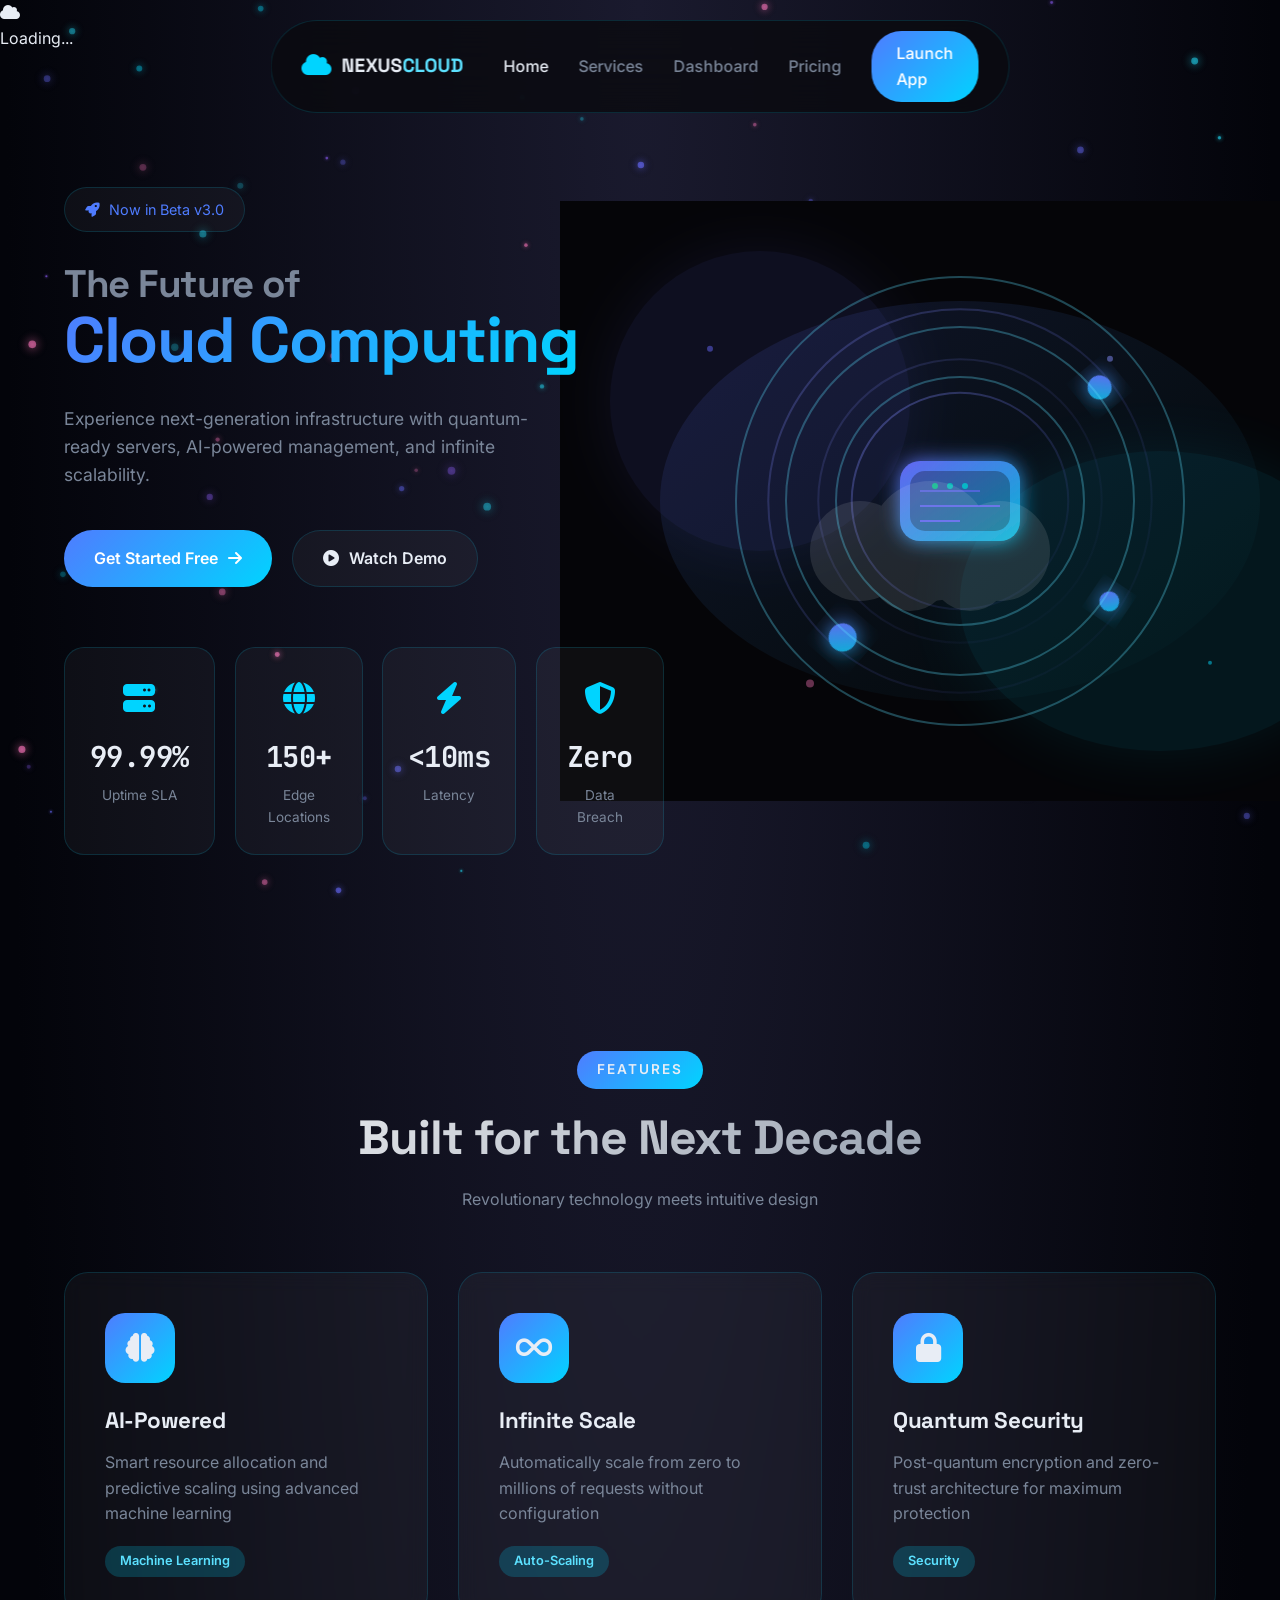
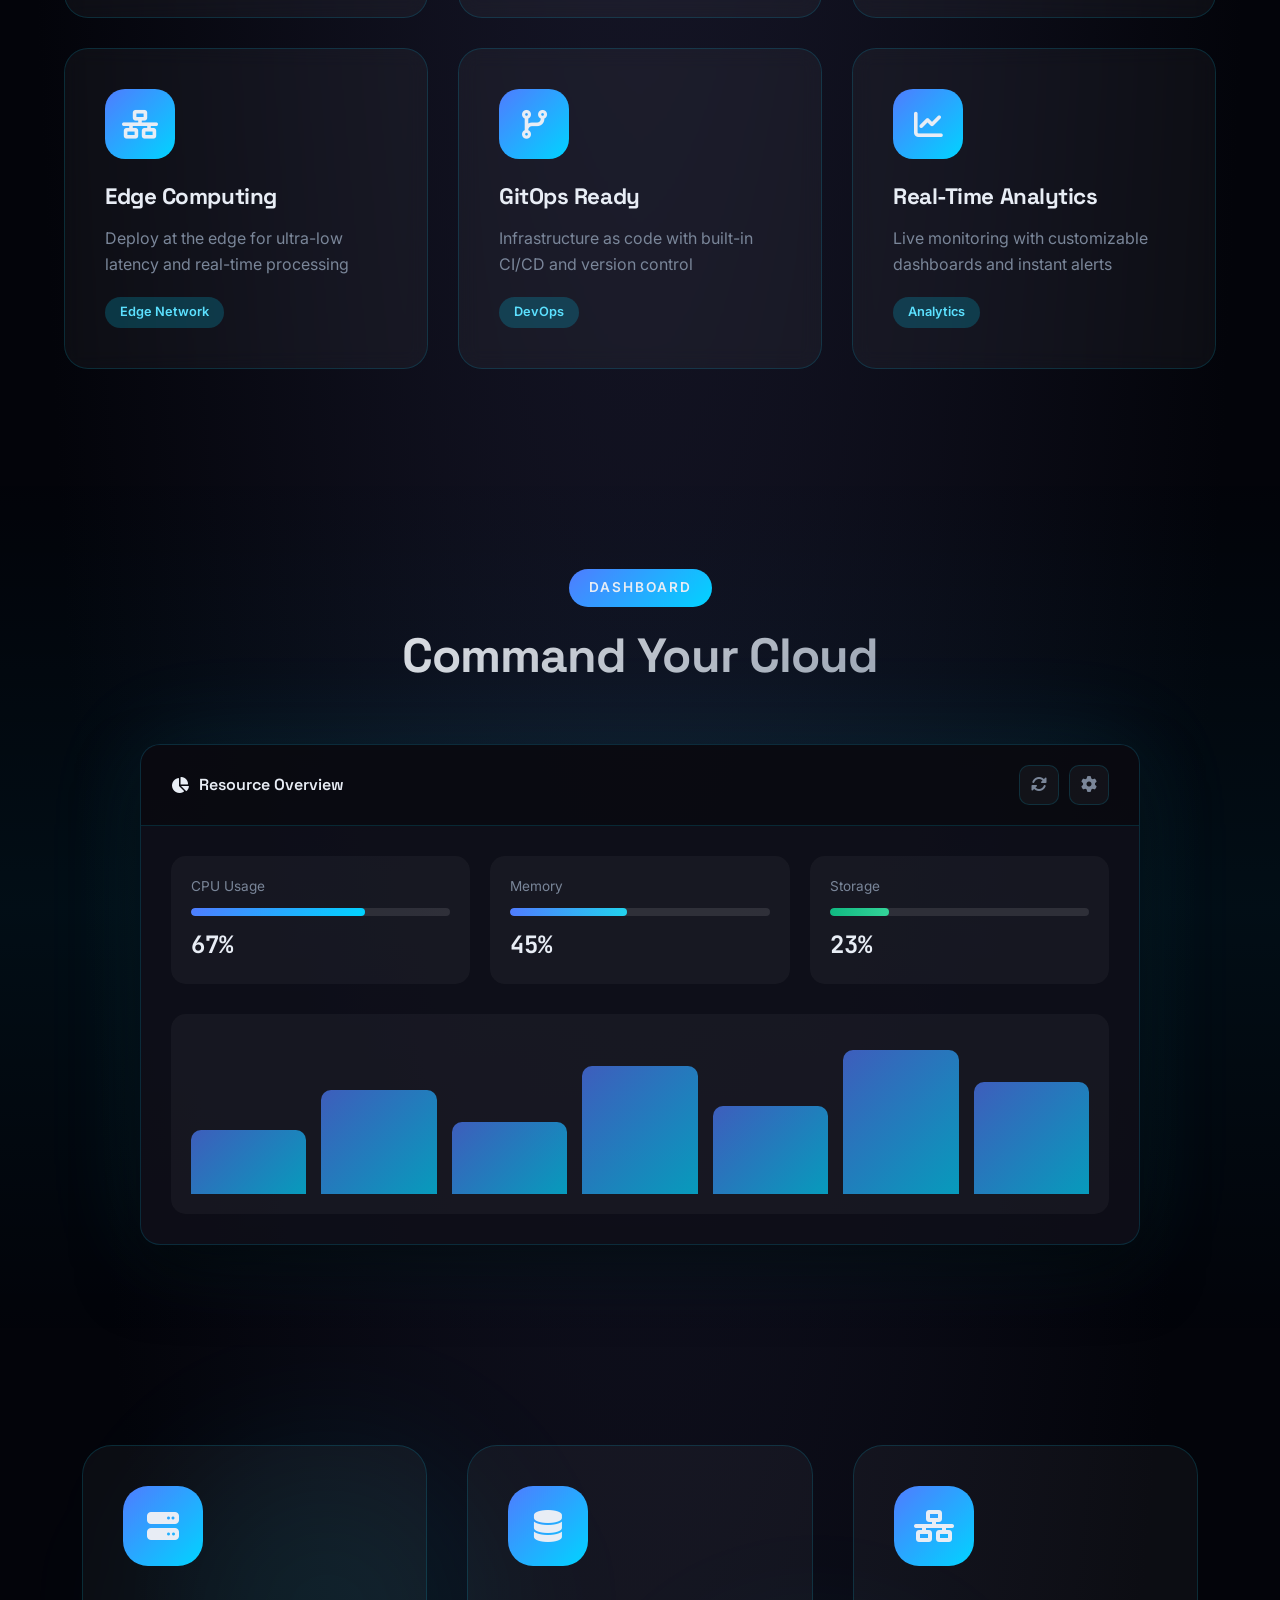
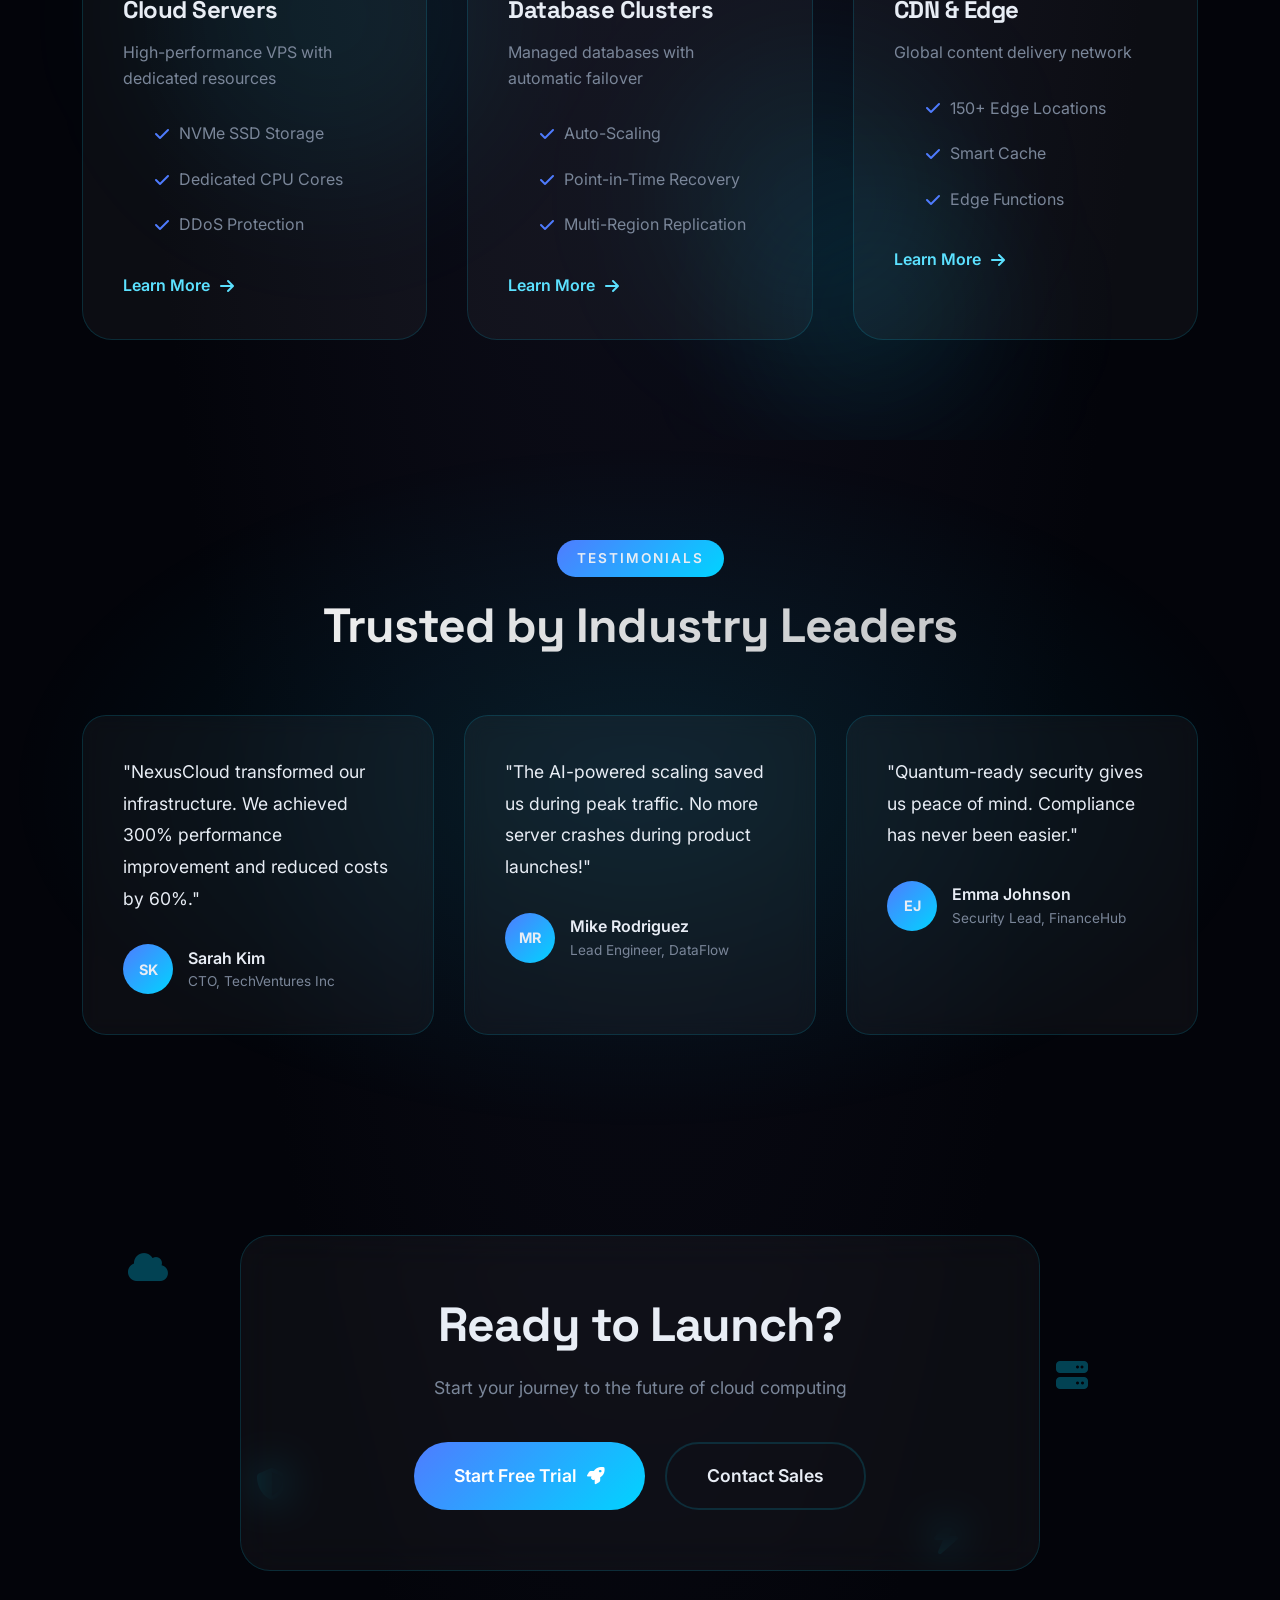
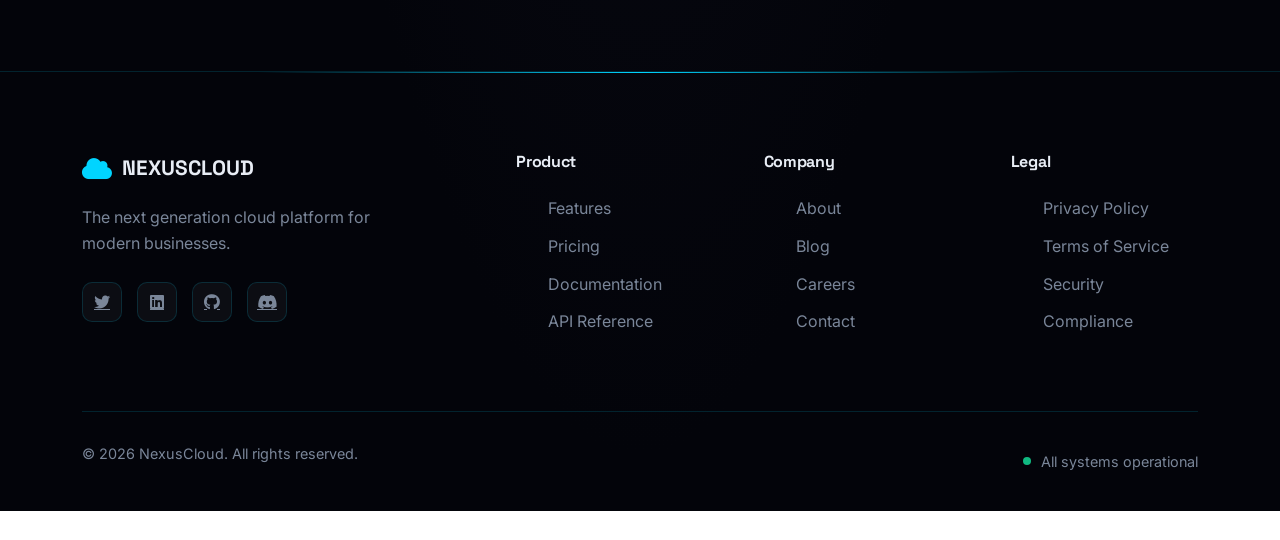
<file: index.html>
<!DOCTYPE html>
<html lang="en">
<head>
    <meta charset="UTF-8">
    <meta name="viewport" content="width=device-width, initial-scale=1.0">
    <title>NexusCloud - The Future of Cloud Computing</title>

    <!-- SEO -->
    <meta name="description" content="NexusCloud delivers next-generation cloud infrastructure with quantum-ready servers, AI-powered management, and 99.99% uptime SLA across 150+ edge locations.">
    <meta name="theme-color" content="#060810">
    <link rel="icon" type="image/svg+xml" href="assets/images/favicon.svg">

    <!-- Open Graph -->
    <meta property="og:title" content="NexusCloud - The Future of Cloud Computing">
    <meta property="og:description" content="NexusCloud delivers next-generation cloud infrastructure with quantum-ready servers, AI-powered management, and 99.99% uptime SLA across 150+ edge locations.">
    <meta property="og:type" content="website">
    <meta property="og:url" content="https://riskanahamed.github.io/NexusCloud/">
    <meta property="og:image" content="https://riskanahamed.github.io/NexusCloud/assets/images/hero-cloud.svg">

    <!-- Twitter Card -->
    <meta name="twitter:card" content="summary_large_image">
    <meta name="twitter:title" content="NexusCloud - The Future of Cloud Computing">
    <meta name="twitter:description" content="NexusCloud delivers next-generation cloud infrastructure with quantum-ready servers, AI-powered management, and 99.99% uptime SLA across 150+ edge locations.">
    
    <!-- Bootstrap 5 -->
    <link href="https://cdn.jsdelivr.net/npm/bootstrap@5.3.2/dist/css/bootstrap.min.css" rel="stylesheet">
    <!-- Font Awesome -->
    <link rel="stylesheet" href="https://cdnjs.cloudflare.com/ajax/libs/font-awesome/6.4.2/css/all.min.css">
    <!-- Google Fonts -->
    <link href="https://fonts.googleapis.com/css2?family=Space+Grotesk:wght@500;600;700&family=Inter:wght@300;400;500;600&family=JetBrains+Mono:wght@400;500&display=swap" rel="stylesheet">
    <!-- AOS Animation Library -->
    <link href="https://unpkg.com/aos@2.3.1/dist/aos.css" rel="stylesheet">
    <!-- Custom CSS -->
    <link rel="stylesheet" href="css/style.css">
    <link rel="stylesheet" href="css/particles.css">
    <link rel="stylesheet" href="css/animations.css">
</head>
<body class="dark-theme">
    <!-- Particle Canvas Background -->
    <canvas id="particles-canvas"></canvas>
    
    <!-- Floating Navigation -->
    <nav class="floating-nav" id="navbar">
        <div class="nav-container">
            <a href="index.html" class="logo">
                <span class="logo-icon"><i class="fas fa-cloud"></i></span>
                <span class="logo-text">NEXUS<span class="highlight">CLOUD</span></span>
            </a>
            <div class="nav-links">
                <a href="index.html" class="active" aria-current="page">Home</a>
                <a href="services.html">Services</a>
                <a href="dashboard.html">Dashboard</a>
                <a href="pricing.html">Pricing</a>
                <a href="dashboard.html" class="nav-cta">Launch App</a>
            </div>
            <button class="mobile-menu-btn" aria-label="Toggle navigation menu">
                <i class="fas fa-bars"></i>
            </button>
        </div>
    </nav>

    <!-- Hero Section with Anti-Gravity Effect -->
    <section class="hero-section">
        <div class="hero-content">
            <div class="floating-badge" data-aos="fade-down" data-aos-delay="200">
                <i class="fas fa-rocket"></i> Now in Beta v3.0
            </div>
            <h1 class="hero-title" data-aos="fade-up" data-aos-delay="400">
                <span class="title-line">The Future of</span>
                <span class="gradient-text">Cloud Computing</span>
            </h1>
            <p class="hero-subtitle" data-aos="fade-up" data-aos-delay="600">
                Experience next-generation infrastructure with quantum-ready servers, 
                AI-powered management, and infinite scalability.
            </p>
            <div class="hero-buttons" data-aos="fade-up" data-aos-delay="800">
                <a href="pricing.html" class="btn-primary">
                    <span>Get Started Free</span>
                    <i class="fas fa-arrow-right"></i>
                </a>
                <a href="#" class="btn-secondary" data-bs-toggle="modal" data-bs-target="#demoModal">
                    <i class="fas fa-play-circle"></i>
                    <span>Watch Demo</span>
                </a>
            </div>
            
            <!-- Floating Stats Cards -->
            <div class="stats-container">
                <div class="stat-card floating" data-aos="flip-up" data-aos-delay="1000">
                    <div class="stat-icon"><i class="fas fa-server"></i></div>
                    <div class="stat-value">99.99%</div>
                    <div class="stat-label">Uptime SLA</div>
                </div>
                <div class="stat-card floating" data-aos="flip-up" data-aos-delay="1200">
                    <div class="stat-icon"><i class="fas fa-globe"></i></div>
                    <div class="stat-value">150+</div>
                    <div class="stat-label">Edge Locations</div>
                </div>
                <div class="stat-card floating" data-aos="flip-up" data-aos-delay="1400">
                    <div class="stat-icon"><i class="fas fa-bolt"></i></div>
                    <div class="stat-value">&lt;10ms</div>
                    <div class="stat-label">Latency</div>
                </div>
                <div class="stat-card floating" data-aos="flip-up" data-aos-delay="1600">
                    <div class="stat-icon"><i class="fas fa-shield-alt"></i></div>
                    <div class="stat-value">Zero</div>
                    <div class="stat-label">Data Breach</div>
                </div>
            </div>
        </div>
        
        <!-- Hero Visual - Distributed Edge Network -->
        <div class="hero-visual">
            <div class="cloud-illustration">
                <svg class="network-lines" viewBox="0 0 500 500">
                    <line x1="250" y1="250" x2="250" y2="60" class="network-line" style="animation-delay:0s"/>
                    <line x1="250" y1="250" x2="430" y2="160" class="network-line" style="animation-delay:0.4s"/>
                    <line x1="250" y1="250" x2="430" y2="340" class="network-line" style="animation-delay:0.8s"/>
                    <line x1="250" y1="250" x2="250" y2="440" class="network-line" style="animation-delay:1.2s"/>
                    <line x1="250" y1="250" x2="70" y2="340" class="network-line" style="animation-delay:1.6s"/>
                    <line x1="250" y1="250" x2="70" y2="160" class="network-line" style="animation-delay:2s"/>
                </svg>
                <div class="edge-node" style="top:60px; left:250px;"><span class="node-dot"></span>US-East</div>
                <div class="edge-node" style="top:160px; left:430px;"><span class="node-dot"></span>EU-West</div>
                <div class="edge-node" style="top:340px; left:430px;"><span class="node-dot"></span>AP-South</div>
                <div class="edge-node" style="top:440px; left:250px;"><span class="node-dot"></span>SA-East</div>
                <div class="edge-node" style="top:340px; left:70px;"><span class="node-dot"></span>AF-North</div>
                <div class="edge-node" style="top:160px; left:70px;"><span class="node-dot"></span>AP-East</div>
               <div class="core-server">
    <img src="assets/images/hero-cloud.svg" alt="Cloud" class="hero-cloud-img">
    <div class="server-rings">
        <div class="ring ring-1"></div>
        <div class="ring ring-2"></div>
        <div class="ring ring-3"></div>
    </div>
</div>
            </div>
        </div>
    </section>

    <!-- Features Section with Glassmorphism -->
    <section class="features-section">
        <div class="section-header">
            <span class="section-badge" data-aos="fade-down">Features</span>
            <h2 class="section-title" data-aos="fade-up">Built for the Next Decade</h2>
            <p class="section-desc" data-aos="fade-up" data-aos-delay="200">
                Revolutionary technology meets intuitive design
            </p>
        </div>
        
        <div class="features-grid">
            <div class="feature-card glassmorphism" data-aos="fade-up" data-aos-delay="100">
                <div class="feature-icon">
                    <i class="fas fa-brain"></i>
                </div>
                <h3>AI-Powered</h3>
                <p>Smart resource allocation and predictive scaling using advanced machine learning</p>
                <div class="feature-tag">Machine Learning</div>
            </div>
            
            <div class="feature-card glassmorphism" data-aos="fade-up" data-aos-delay="200">
                <div class="feature-icon">
                    <i class="fas fa-infinity"></i>
                </div>
                <h3>Infinite Scale</h3>
                <p>Automatically scale from zero to millions of requests without configuration</p>
                <div class="feature-tag">Auto-Scaling</div>
            </div>
            
            <div class="feature-card glassmorphism" data-aos="fade-up" data-aos-delay="300">
                <div class="feature-icon">
                    <i class="fas fa-lock"></i>
                </div>
                <h3>Quantum Security</h3>
                <p>Post-quantum encryption and zero-trust architecture for maximum protection</p>
                <div class="feature-tag">Security</div>
            </div>
            
            <div class="feature-card glassmorphism" data-aos="fade-up" data-aos-delay="400">
                <div class="feature-icon">
                    <i class="fas fa-network-wired"></i>
                </div>
                <h3>Edge Computing</h3>
                <p>Deploy at the edge for ultra-low latency and real-time processing</p>
                <div class="feature-tag">Edge Network</div>
            </div>
            
            <div class="feature-card glassmorphism" data-aos="fade-up" data-aos-delay="500">
                <div class="feature-icon">
                    <i class="fas fa-code-branch"></i>
                </div>
                <h3>GitOps Ready</h3>
                <p>Infrastructure as code with built-in CI/CD and version control</p>
                <div class="feature-tag">DevOps</div>
            </div>
            
            <div class="feature-card glassmorphism" data-aos="fade-up" data-aos-delay="600">
                <div class="feature-icon">
                    <i class="fas fa-chart-line"></i>
                </div>
                <h3>Real-Time Analytics</h3>
                <p>Live monitoring with customizable dashboards and instant alerts</p>
                <div class="feature-tag">Analytics</div>
            </div>
        </div>
    </section>

    <!-- Interactive Dashboard Preview -->
    <section class="dashboard-preview">
        <div class="container">
            <div class="section-header">
                <span class="section-badge" data-aos="fade-down">Dashboard</span>
                <h2 class="section-title" data-aos="fade-up">Command Your Cloud</h2>
            </div>
            
            <div class="dashboard-mockup" data-aos="zoom-in" data-aos-delay="300">
                <div class="dashboard-header">
                    <div class="dash-title">
                        <i class="fas fa-chart-pie"></i> Resource Overview
                    </div>
                    <div class="dash-actions">
                        <button class="dash-btn"><i class="fas fa-sync-alt"></i></button>
                        <button class="dash-btn"><i class="fas fa-cog"></i></button>
                    </div>
                </div>
                <div class="dashboard-body">
                    <div class="metrics-row">
                        <div class="metric-box">
                            <div class="metric-label">CPU Usage</div>
                            <div class="metric-bar">
                                <div class="metric-fill" style="width: 67%"></div>
                            </div>
                            <div class="metric-value">67%</div>
                        </div>
                        <div class="metric-box">
                            <div class="metric-label">Memory</div>
                            <div class="metric-bar">
                                <div class="metric-fill memory" style="width: 45%"></div>
                            </div>
                            <div class="metric-value">45%</div>
                        </div>
                        <div class="metric-box">
                            <div class="metric-label">Storage</div>
                            <div class="metric-bar">
                                <div class="metric-fill storage" style="width: 23%"></div>
                            </div>
                            <div class="metric-value">23%</div>
                        </div>
                    </div>
                    <div class="chart-placeholder">
                        <div class="chart-line">
                            <div class="chart-bar" style="height: 40%"></div>
                            <div class="chart-bar" style="height: 65%"></div>
                            <div class="chart-bar" style="height: 45%"></div>
                            <div class="chart-bar" style="height: 80%"></div>
                            <div class="chart-bar" style="height: 55%"></div>
                            <div class="chart-bar" style="height: 90%"></div>
                            <div class="chart-bar" style="height: 70%"></div>
                        </div>
                    </div>
                </div>
            </div>
        </div>
    </section>

    <!-- Floating Services Section -->
    <section class="services-section">
        <div class="floating-clouds">
            <div class="cloud cloud-1"></div>
            <div class="cloud cloud-2"></div>
            <div class="cloud cloud-3"></div>
        </div>
        
        <div class="container">
            <div class="services-grid">
                <div class="service-card" data-aos="fade-right">
                    <div class="service-visual">
                        <div class="floating-icon">
                            <i class="fas fa-server"></i>
                        </div>
                    </div>
                    <div class="service-info">
                        <h3>Cloud Servers</h3>
                        <p>High-performance VPS with dedicated resources</p>
                        <ul class="service-features">
                            <li><i class="fas fa-check"></i> NVMe SSD Storage</li>
                            <li><i class="fas fa-check"></i> Dedicated CPU Cores</li>
                            <li><i class="fas fa-check"></i> DDoS Protection</li>
                        </ul>
                        <a href="#" class="service-link">Learn More <i class="fas fa-arrow-right"></i></a>
                    </div>
                </div>
                
                <div class="service-card" data-aos="fade-up">
                    <div class="service-visual">
                        <div class="floating-icon">
                            <i class="fas fa-database"></i>
                        </div>
                    </div>
                    <div class="service-info">
                        <h3>Database Clusters</h3>
                        <p>Managed databases with automatic failover</p>
                        <ul class="service-features">
                            <li><i class="fas fa-check"></i> Auto-Scaling</li>
                            <li><i class="fas fa-check"></i> Point-in-Time Recovery</li>
                            <li><i class="fas fa-check"></i> Multi-Region Replication</li>
                        </ul>
                        <a href="#" class="service-link">Learn More <i class="fas fa-arrow-right"></i></a>
                    </div>
                </div>
                
                <div class="service-card" data-aos="fade-left">
                    <div class="service-visual">
                        <div class="floating-icon">
                            <i class="fas fa-network-wired"></i>
                        </div>
                    </div>
                    <div class="service-info">
                        <h3>CDN & Edge</h3>
                        <p>Global content delivery network</p>
                        <ul class="service-features">
                            <li><i class="fas fa-check"></i> 150+ Edge Locations</li>
                            <li><i class="fas fa-check"></i> Smart Cache</li>
                            <li><i class="fas fa-check"></i> Edge Functions</li>
                        </ul>
                        <a href="#" class="service-link">Learn More <i class="fas fa-arrow-right"></i></a>
                    </div>
                </div>
            </div>
        </div>
    </section>

    <!-- Testimonials with Parallax -->
    <section class="testimonials-section">
        <div class="parallax-bg"></div>
        <div class="container">
            <div class="section-header light">
                <span class="section-badge" data-aos="fade-down">Testimonials</span>
                <h2 class="section-title" data-aos="fade-up">Trusted by Industry Leaders</h2>
            </div>
            
            <div class="testimonials-slider">
                <div class="testimonial-card glassmorphism" data-aos="flip-left" data-aos-delay="100">
                    <div class="testimonial-content">
                        "NexusCloud transformed our infrastructure. We achieved 300% performance improvement and reduced costs by 60%."
                    </div>
                    <div class="testimonial-author">
                        <div class="author-avatar">SK</div>
                        <div class="author-info">
                            <div class="author-name">Sarah Kim</div>
                            <div class="author-role">CTO, TechVentures Inc</div>
                        </div>
                    </div>
                </div>
                
                <div class="testimonial-card glassmorphism" data-aos="flip-left" data-aos-delay="200">
                    <div class="testimonial-content">
                        "The AI-powered scaling saved us during peak traffic. No more server crashes during product launches!"
                    </div>
                    <div class="testimonial-author">
                        <div class="author-avatar">MR</div>
                        <div class="author-info">
                            <div class="author-name">Mike Rodriguez</div>
                            <div class="author-role">Lead Engineer, DataFlow</div>
                        </div>
                    </div>
                </div>
                
                <div class="testimonial-card glassmorphism" data-aos="flip-left" data-aos-delay="300">
                    <div class="testimonial-content">
                        "Quantum-ready security gives us peace of mind. Compliance has never been easier."
                    </div>
                    <div class="testimonial-author">
                        <div class="author-avatar">EJ</div>
                        <div class="author-info">
                            <div class="author-name">Emma Johnson</div>
                            <div class="author-role">Security Lead, FinanceHub</div>
                        </div>
                    </div>
                </div>
            </div>
        </div>
    </section>

    <!-- CTA Section with Floating Elements -->
    <section class="cta-section">
        <div class="floating-elements">
            <div class="float-element fe-1"><i class="fas fa-cloud"></i></div>
            <div class="float-element fe-2"><i class="fas fa-server"></i></div>
            <div class="float-element fe-3"><i class="fas fa-shield-alt"></i></div>
            <div class="float-element fe-4"><i class="fas fa-bolt"></i></div>
        </div>
        
        <div class="container">
            <div class="cta-content" data-aos="zoom-in">
                <h2>Ready to Launch?</h2>
                <p>Start your journey to the future of cloud computing</p>
                <div class="cta-buttons">
                    <a href="pricing.html" class="btn-cta-primary">
                        <span>Start Free Trial</span>
                        <i class="fas fa-rocket"></i>
                    </a>
                    <a href="#" class="btn-cta-secondary">
                        <span>Contact Sales</span>
                    </a>
                </div>
            </div>
        </div>
    </section>

    <!-- Footer -->
    <footer class="footer">
        <div class="footer-glow"></div>
        <div class="container">
            <div class="footer-grid">
                <div class="footer-brand">
                    <a href="#" class="footer-logo">
                        <i class="fas fa-cloud"></i> NEXUSCLOUD
                    </a>
                    <p>The next generation cloud platform for modern businesses.</p>
                    <div class="social-links">
                        <a href="#" aria-label="Twitter"><i class="fab fa-twitter"></i></a>
                        <a href="#" aria-label="LinkedIn"><i class="fab fa-linkedin"></i></a>
                        <a href="https://github.com/RiskanAhamed" target="_blank" aria-label="GitHub"><i class="fab fa-github"></i></a>
                        <a href="#" aria-label="Discord"><i class="fab fa-discord"></i></a>
                    </div>
                </div>
                <div class="footer-links">
                    <h4>Product</h4>
                    <ul>
                        <li><a href="#">Features</a></li>
                        <li><a href="#">Pricing</a></li>
                        <li><a href="#">Documentation</a></li>
                        <li><a href="#">API Reference</a></li>
                    </ul>
                </div>
                <div class="footer-links">
                    <h4>Company</h4>
                    <ul>
                        <li><a href="#">About</a></li>
                        <li><a href="#">Blog</a></li>
                        <li><a href="#">Careers</a></li>
                        <li><a href="#">Contact</a></li>
                    </ul>
                </div>
                <div class="footer-links">
                    <h4>Legal</h4>
                    <ul>
                        <li><a href="#">Privacy Policy</a></li>
                        <li><a href="#">Terms of Service</a></li>
                        <li><a href="#">Security</a></li>
                        <li><a href="#">Compliance</a></li>
                    </ul>
                </div>
            </div>
            <div class="footer-bottom">
                <p>&copy; 2026 NexusCloud. All rights reserved.</p>
                <div class="footer-status">
                    <span class="status-dot"></span> All systems operational
                </div>
            </div>
        </div>
    </footer>

    <!-- Scripts -->
    <!-- Demo Modal -->
    <div class="modal fade" id="demoModal" tabindex="-1" aria-hidden="true">
        <div class="modal-dialog modal-dialog-centered">
            <div class="modal-content demo-modal-content">
                <div class="modal-header border-0">
                    <h5 class="modal-title"><i class="fas fa-play-circle"></i> Product Demo</h5>
                    <button type="button" class="btn-close btn-close-white" data-bs-dismiss="modal" aria-label="Close"></button>
                </div>
                <div class="modal-body text-center">
                    <i class="fas fa-video demo-modal-icon"></i>
                    <h6>Demo video coming soon</h6>
                    <p class="text-muted">We're putting the finishing touches on a full product walkthrough. In the meantime, explore the live dashboard yourself.</p>
                    <a href="dashboard.html" class="btn-primary demo-modal-cta">
                        <span>Try the Dashboard</span>
                        <i class="fas fa-arrow-right"></i>
                    </a>
                </div>
            </div>
        </div>
    </div>

    <script src="https://code.jquery.com/jquery-3.7.1.min.js"></script>
    <script src="https://cdn.jsdelivr.net/npm/bootstrap@5.3.2/dist/js/bootstrap.bundle.min.js"></script>
    <script src="https://unpkg.com/aos@2.3.1/dist/aos.js"></script>
    <script src="js/particles.js"></script>
    <script src="js/main.js"></script>
    <script src="js/interactions.js"></script>
</body>
</html>
</file>
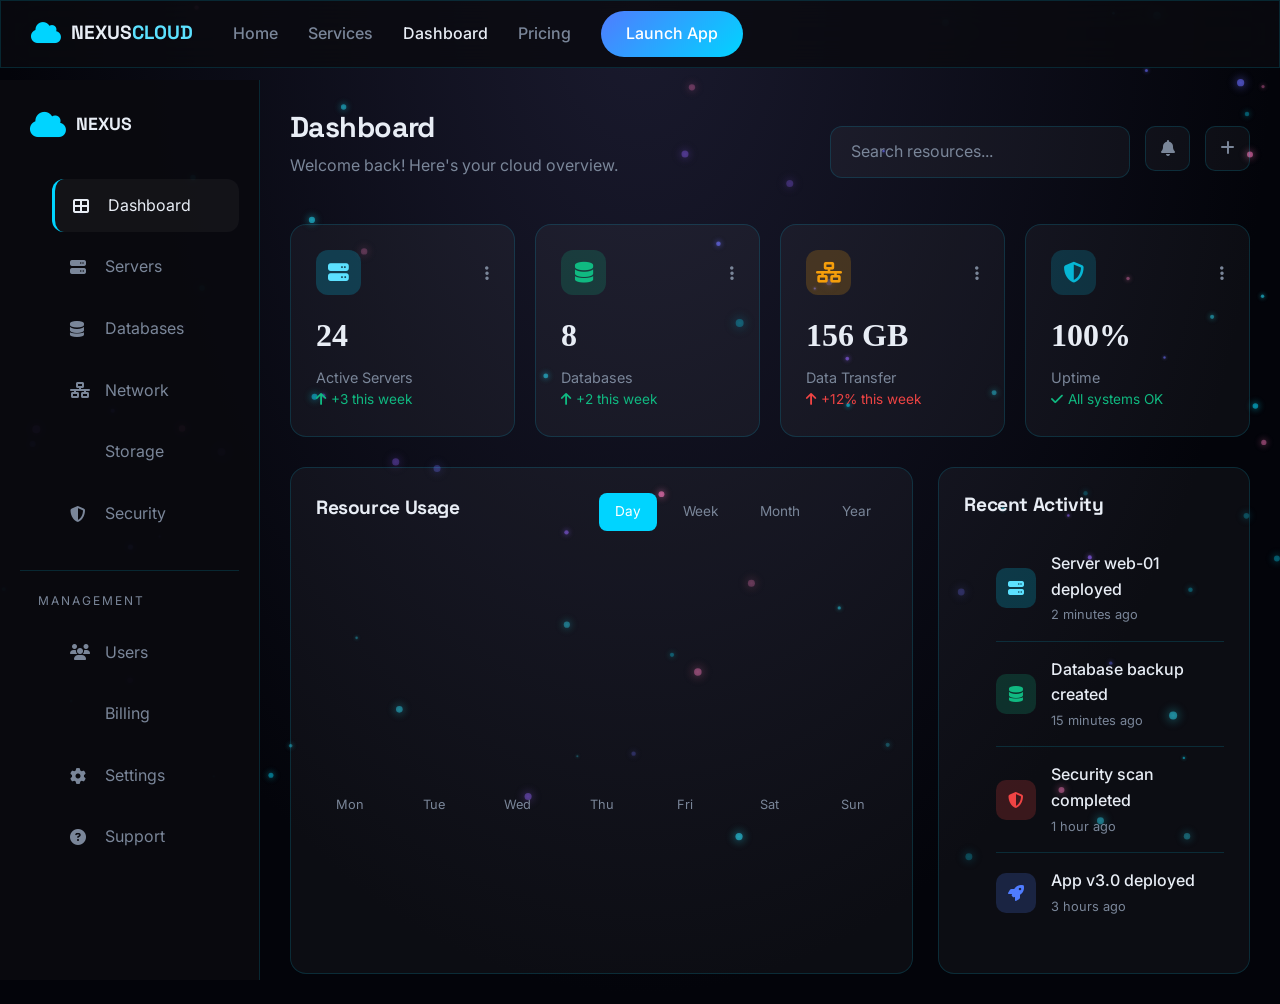
<file: dashboard.html>
<!DOCTYPE html>
<html lang="en">
<head>
    <meta charset="UTF-8">
    <meta name="viewport" content="width=device-width, initial-scale=1.0">
    <title>Dashboard - NexusCloud</title>

    <!-- SEO -->
    <meta name="description" content="Manage your cloud infrastructure from the NexusCloud dashboard - real-time metrics, server health, and resource monitoring in one place.">
    <meta name="theme-color" content="#060810">
    <link rel="icon" type="image/svg+xml" href="assets/images/favicon.svg">

    <!-- Open Graph -->
    <meta property="og:title" content="Dashboard - NexusCloud">
    <meta property="og:description" content="Manage your cloud infrastructure from the NexusCloud dashboard - real-time metrics, server health, and resource monitoring in one place.">
    <meta property="og:type" content="website">
    <meta property="og:url" content="https://riskanahamed.github.io/NexusCloud/dashboard.html">
    <meta property="og:image" content="https://riskanahamed.github.io/NexusCloud/assets/images/hero-cloud.svg">

    <!-- Twitter Card -->
    <meta name="twitter:card" content="summary_large_image">
    <meta name="twitter:title" content="Dashboard - NexusCloud">
    <meta name="twitter:description" content="Manage your cloud infrastructure from the NexusCloud dashboard - real-time metrics, server health, and resource monitoring in one place.">
    <link href="https://cdn.jsdelivr.net/npm/bootstrap@5.3.2/dist/css/bootstrap.min.css" rel="stylesheet">
    <link rel="stylesheet" href="https://cdnjs.cloudflare.com/ajax/libs/font-awesome/6.4.2/css/all.min.css">
    <link href="https://fonts.googleapis.com/css2?family=Space+Grotesk:wght@500;600;700&family=Inter:wght@300;400;500;600&family=JetBrains+Mono:wght@400;500&display=swap" rel="stylesheet">
    <link rel="stylesheet" href="css/style.css">
    <link rel="stylesheet" href="css/particles.css">
    <link rel="stylesheet" href="css/animations.css">
    <style>
        .dashboard-layout { display: flex; min-height: 100vh; padding-top: 80px; }
        .sidebar { width: 260px; background: rgba(10, 10, 15, 0.95); border-right: 1px solid var(--glass-border); padding: 30px 20px; position: fixed; height: 100vh; overflow-y: auto; }
        .sidebar-logo { display: flex; align-items: center; gap: 10px; margin-bottom: 40px; padding: 0 10px; }
        .sidebar-logo i { font-size: 1.8rem; color: var(--primary); }
        .sidebar-logo span { font-family: 'Space Grotesk', sans-serif; font-weight: 700; font-size: 1.1rem; }
        .sidebar-menu { list-style: none; }
        .sidebar-menu li { margin-bottom: 8px; }
        .sidebar-menu a { display: flex; align-items: center; gap: 15px; padding: 14px 18px; border-radius: 12px; color: var(--text-muted); text-decoration: none; transition: all 0.3s; }
        .sidebar-menu a:hover, .sidebar-menu a.active { background: var(--glass); color: var(--text); }
        .sidebar-menu a.active { border-left: 3px solid var(--primary); }
        .sidebar-menu i { width: 20px; }
        .menu-section { margin-top: 30px; padding-top: 20px; border-top: 1px solid var(--glass-border); }
        .menu-section-title { font-size: 0.75rem; text-transform: uppercase; letter-spacing: 2px; color: var(--text-muted); padding: 0 18px; margin-bottom: 15px; }
        .main-content { flex: 1; margin-left: 260px; padding: 30px; }
        .page-header { display: flex; justify-content: space-between; align-items: center; margin-bottom: 30px; }
        .page-title { font-size: 1.8rem; }
        .header-actions { display: flex; gap: 15px; }
        .dash-search { background: var(--glass); border: 1px solid var(--glass-border); padding: 12px 20px; border-radius: 12px; color: var(--text); width: 300px; }
        .dash-search::placeholder { color: var(--text-muted); }
        .notification-bell { position: relative; }
        .notification-badge { position: absolute; top: -5px; right: -5px; width: 18px; height: 18px; background: #ef4444; border-radius: 50%; font-size: 0.7rem; display: flex; align-items: center; justify-content: center; }
        .stats-overview { display: grid; grid-template-columns: repeat(4, 1fr); gap: 20px; margin-bottom: 30px; }
        .overview-card { background: var(--glass); border: 1px solid var(--glass-border); padding: 25px; border-radius: 16px; }
        .overview-card .card-header { display: flex; justify-content: space-between; align-items: center; margin-bottom: 15px; }
        .overview-card .card-icon { width: 45px; height: 45px; border-radius: 12px; display: flex; align-items: center; justify-content: center; font-size: 1.3rem; }
        .overview-card .card-icon.primary { background: rgba(0, 212, 255, 0.2); color: var(--primary-light); }
        .overview-card .card-icon.success { background: rgba(16, 185, 129, 0.2); color: #10b981; }
        .overview-card .card-icon.warning { background: rgba(245, 158, 11, 0.2); color: #f59e0b; }
        .overview-card .card-icon.info { background: rgba(6, 182, 212, 0.2); color: #06b6d4; }
        .overview-card .card-value { font-family: 'Orbitron'; font-size: 2rem; font-weight: 700; margin-bottom: 5px; }
        .overview-card .card-label { font-size: 0.9rem; color: var(--text-muted); }
        .overview-card .card-change { font-size: 0.85rem; display: flex; align-items: center; gap: 5px; }
        .card-change.positive { color: #10b981; }
        .card-change.negative { color: #ef4444; }
        .dashboard-grid { display: grid; grid-template-columns: 2fr 1fr; gap: 25px; }
        .chart-card { background: var(--glass); border: 1px solid var(--glass-border); border-radius: 16px; padding: 25px; }
        .chart-card .card-header { display: flex; justify-content: space-between; align-items: center; margin-bottom: 25px; }
        .chart-card h3 { font-size: 1.2rem; }
        .chart-tabs { display: flex; gap: 10px; }
        .chart-tab { padding: 8px 16px; border-radius: 8px; font-size: 0.85rem; color: var(--text-muted); cursor: pointer; transition: all 0.3s; }
        .chart-tab:hover, .chart-tab.active { background: var(--primary); color: white; }
        .chart-container { height: 280px; display: flex; align-items: flex-end; gap: 15px; padding: 20px 0; }
        .chart-bar-group { flex: 1; display: flex; flex-direction: column; align-items: center; gap: 10px; }
        .chart-bar { width: 100%; background: var(--gradient); border-radius: 8px 8px 0 0; transition: all 0.3s; position: relative; }
        .chart-bar:hover { filter: brightness(1.2); }
        .chart-bar-label { font-size: 0.8rem; color: var(--text-muted); }
        .activity-card { background: var(--glass); border: 1px solid var(--glass-border); border-radius: 16px; padding: 25px; }
        .activity-card h3 { font-size: 1.2rem; margin-bottom: 20px; }
        .activity-list { list-style: none; }
        .activity-item { display: flex; align-items: center; gap: 15px; padding: 15px 0; border-bottom: 1px solid var(--glass-border); }
        .activity-item:last-child { border-bottom: none; }
        .activity-icon { width: 40px; height: 40px; border-radius: 10px; display: flex; align-items: center; justify-content: center; }
        .activity-icon.server { background: rgba(0, 212, 255, 0.2); color: var(--primary-light); }
        .activity-icon.database { background: rgba(16, 185, 129, 0.2); color: #10b981; }
        .activity-icon.security { background: rgba(239, 68, 68, 0.2); color: #ef4444; }
        .activity-icon.deploy { background: rgba(79, 124, 255, 0.2); color: #4f7cff; }
        .activity-details { flex: 1; }
        .activity-title { font-weight: 500; margin-bottom: 3px; }
        .activity-time { font-size: 0.8rem; color: var(--text-muted); }
        .sidebar-toggle { display: none; }
        @media (max-width: 1200px) { .stats-overview { grid-template-columns: repeat(2, 1fr); } .dashboard-grid { grid-template-columns: 1fr; } }
        @media (max-width: 768px) {
            .sidebar { display: none; }
            .sidebar.mobile-show {
                display: block;
                position: fixed;
                top: 70px;
                left: 0;
                width: 80%;
                max-width: 300px;
                height: calc(100vh - 70px);
                z-index: 999;
                box-shadow: 10px 0 40px rgba(0, 0, 0, 0.5);
            }
            .main-content { margin-left: 0; }
            .sidebar-toggle { display: block; }
            .stats-overview { grid-template-columns: 1fr; }
            .page-header { flex-direction: column; gap: 15px; align-items: flex-start; }
            .dash-search { width: 100%; }
        }
    </style>
</head>
<body class="dark-theme">
    <canvas id="particles-canvas"></canvas>
    
    <nav class="floating-nav" style="border-radius: 0; top: 0; width: 100%; left: 0; transform: none; position: fixed;">
        <div class="nav-container">
            <button class="mobile-menu-btn sidebar-toggle" aria-label="Toggle sidebar"><i class="fas fa-bars"></i></button>
            <a href="index.html" class="logo">
                <span class="logo-icon"><i class="fas fa-cloud"></i></span>
                <span class="logo-text">NEXUS<span class="highlight">CLOUD</span></span>
            </a>
            <div class="nav-links">
                <a href="index.html">Home</a>
                <a href="services.html">Services</a>
                <a href="dashboard.html" class="active">Dashboard</a>
                <a href="pricing.html">Pricing</a>
                <a href="dashboard.html" class="nav-cta">Launch App</a>
            </div>
            <button class="mobile-menu-btn" aria-label="Toggle navigation menu"><i class="fas fa-bars"></i></button>
        </div>
    </nav>

    <div class="dashboard-layout">
        <aside class="sidebar">
            <div class="sidebar-logo">
                <i class="fas fa-cloud"></i>
                <span>NEXUS</span>
            </div>
            <ul class="sidebar-menu">
                <li><a href="#" class="active"><i class="fas fa-th-large"></i> Dashboard</a></li>
                <li><a href="#"><i class="fas fa-server"></i> Servers</a></li>
                <li><a href="#"><i class="fas fa-database"></i> Databases</a></li>
                <li><a href="#"><i class="fas fa-network-wired"></i> Network</a></li>
                <li><a href="#"><i class="fas fa-storage"></i> Storage</a></li>
                <li><a href="#"><i class="fas fa-shield-alt"></i> Security</a></li>
            </ul>
            <div class="menu-section">
                <div class="menu-section-title">Management</div>
                <ul class="sidebar-menu">
                    <li><a href="#"><i class="fas fa-users"></i> Users</a></li>
                    <li><a href="#"><i class="fas fa-billing"></i> Billing</a></li>
                    <li><a href="#"><i class="fas fa-cog"></i> Settings</a></li>
                    <li><a href="#"><i class="fas fa-question-circle"></i> Support</a></li>
                </ul>
            </div>
        </aside>

        <main class="main-content">
            <div class="page-header">
                <div>
                    <h1 class="page-title">Dashboard</h1>
                    <p style="color: var(--text-muted);">Welcome back! Here's your cloud overview.</p>
                </div>
                <div class="header-actions">
                    <input type="text" class="dash-search" placeholder="Search resources...">
                    <button class="dash-btn" style="width: 45px; height: 45px;"><i class="fas fa-bell"></i></button>
                    <button class="dash-btn" style="width: 45px; height: 45px;"><i class="fas fa-plus"></i></button>
                </div>
            </div>

            <div class="stats-overview">
                <div class="overview-card">
                    <div class="card-header">
                        <div class="card-icon primary"><i class="fas fa-server"></i></div>
                        <i class="fas fa-ellipsis-v" style="color: var(--text-muted);"></i>
                    </div>
                    <div class="card-value">24</div>
                    <div class="card-label">Active Servers</div>
                    <div class="card-change positive"><i class="fas fa-arrow-up"></i> +3 this week</div>
                </div>
                <div class="overview-card">
                    <div class="card-header">
                        <div class="card-icon success"><i class="fas fa-database"></i></div>
                        <i class="fas fa-ellipsis-v" style="color: var(--text-muted);"></i>
                    </div>
                    <div class="card-value">8</div>
                    <div class="card-label">Databases</div>
                    <div class="card-change positive"><i class="fas fa-arrow-up"></i> +2 this week</div>
                </div>
                <div class="overview-card">
                    <div class="card-header">
                        <div class="card-icon warning"><i class="fas fa-network-wired"></i></div>
                        <i class="fas fa-ellipsis-v" style="color: var(--text-muted);"></i>
                    </div>
                    <div class="card-value">156 GB</div>
                    <div class="card-label">Data Transfer</div>
                    <div class="card-change negative"><i class="fas fa-arrow-up"></i> +12% this week</div>
                </div>
                <div class="overview-card">
                    <div class="card-header">
                        <div class="card-icon info"><i class="fas fa-shield-alt"></i></div>
                        <i class="fas fa-ellipsis-v" style="color: var(--text-muted);"></i>
                    </div>
                    <div class="card-value">100%</div>
                    <div class="card-label">Uptime</div>
                    <div class="card-change positive"><i class="fas fa-check"></i> All systems OK</div>
                </div>
            </div>

            <div class="dashboard-grid">
                <div class="chart-card">
                    <div class="card-header">
                        <h3>Resource Usage</h3>
                        <div class="chart-tabs">
                            <span class="chart-tab active">Day</span>
                            <span class="chart-tab">Week</span>
                            <span class="chart-tab">Month</span>
                            <span class="chart-tab">Year</span>
                        </div>
                    </div>
                    <div class="chart-container">
                        <div class="chart-bar-group">
                            <div class="chart-bar" style="height: 65%;"></div>
                            <span class="chart-bar-label">Mon</span>
                        </div>
                        <div class="chart-bar-group">
                            <div class="chart-bar" style="height: 80%;"></div>
                            <span class="chart-bar-label">Tue</span>
                        </div>
                        <div class="chart-bar-group">
                            <div class="chart-bar" style="height: 55%;"></div>
                            <span class="chart-bar-label">Wed</span>
                        </div>
                        <div class="chart-bar-group">
                            <div class="chart-bar" style="height: 90%;"></div>
                            <span class="chart-bar-label">Thu</span>
                        </div>
                        <div class="chart-bar-group">
                            <div class="chart-bar" style="height: 70%;"></div>
                            <span class="chart-bar-label">Fri</span>
                        </div>
                        <div class="chart-bar-group">
                            <div class="chart-bar" style="height: 45%;"></div>
                            <span class="chart-bar-label">Sat</span>
                        </div>
                        <div class="chart-bar-group">
                            <div class="chart-bar" style="height: 35%;"></div>
                            <span class="chart-bar-label">Sun</span>
                        </div>
                    </div>
                </div>

                <div class="activity-card">
                    <h3>Recent Activity</h3>
                    <ul class="activity-list">
                        <li class="activity-item">
                            <div class="activity-icon server"><i class="fas fa-server"></i></div>
                            <div class="activity-details">
                                <div class="activity-title">Server web-01 deployed</div>
                                <div class="activity-time">2 minutes ago</div>
                            </div>
                        </li>
                        <li class="activity-item">
                            <div class="activity-icon database"><i class="fas fa-database"></i></div>
                            <div class="activity-details">
                                <div class="activity-title">Database backup created</div>
                                <div class="activity-time">15 minutes ago</div>
                            </div>
                        </li>
                        <li class="activity-item">
                            <div class="activity-icon security"><i class="fas fa-shield-alt"></i></div>
                            <div class="activity-details">
                                <div class="activity-title">Security scan completed</div>
                                <div class="activity-time">1 hour ago</div>
                            </div>
                        </li>
                        <li class="activity-item">
                            <div class="activity-icon deploy"><i class="fas fa-rocket"></i></div>
                            <div class="activity-details">
                                <div class="activity-title">App v3.0 deployed</div>
                                <div class="activity-time">3 hours ago</div>
                            </div>
                        </li>
                    </ul>
                </div>
            </div>
        </main>
    </div>

    <script src="https://code.jquery.com/jquery-3.7.1.min.js"></script>
    <script src="https://cdn.jsdelivr.net/npm/bootstrap@5.3.2/dist/js/bootstrap.bundle.min.js"></script>
    <script src="js/particles.js"></script>
    <script src="js/main.js"></script>
</body>
</html>
</file>
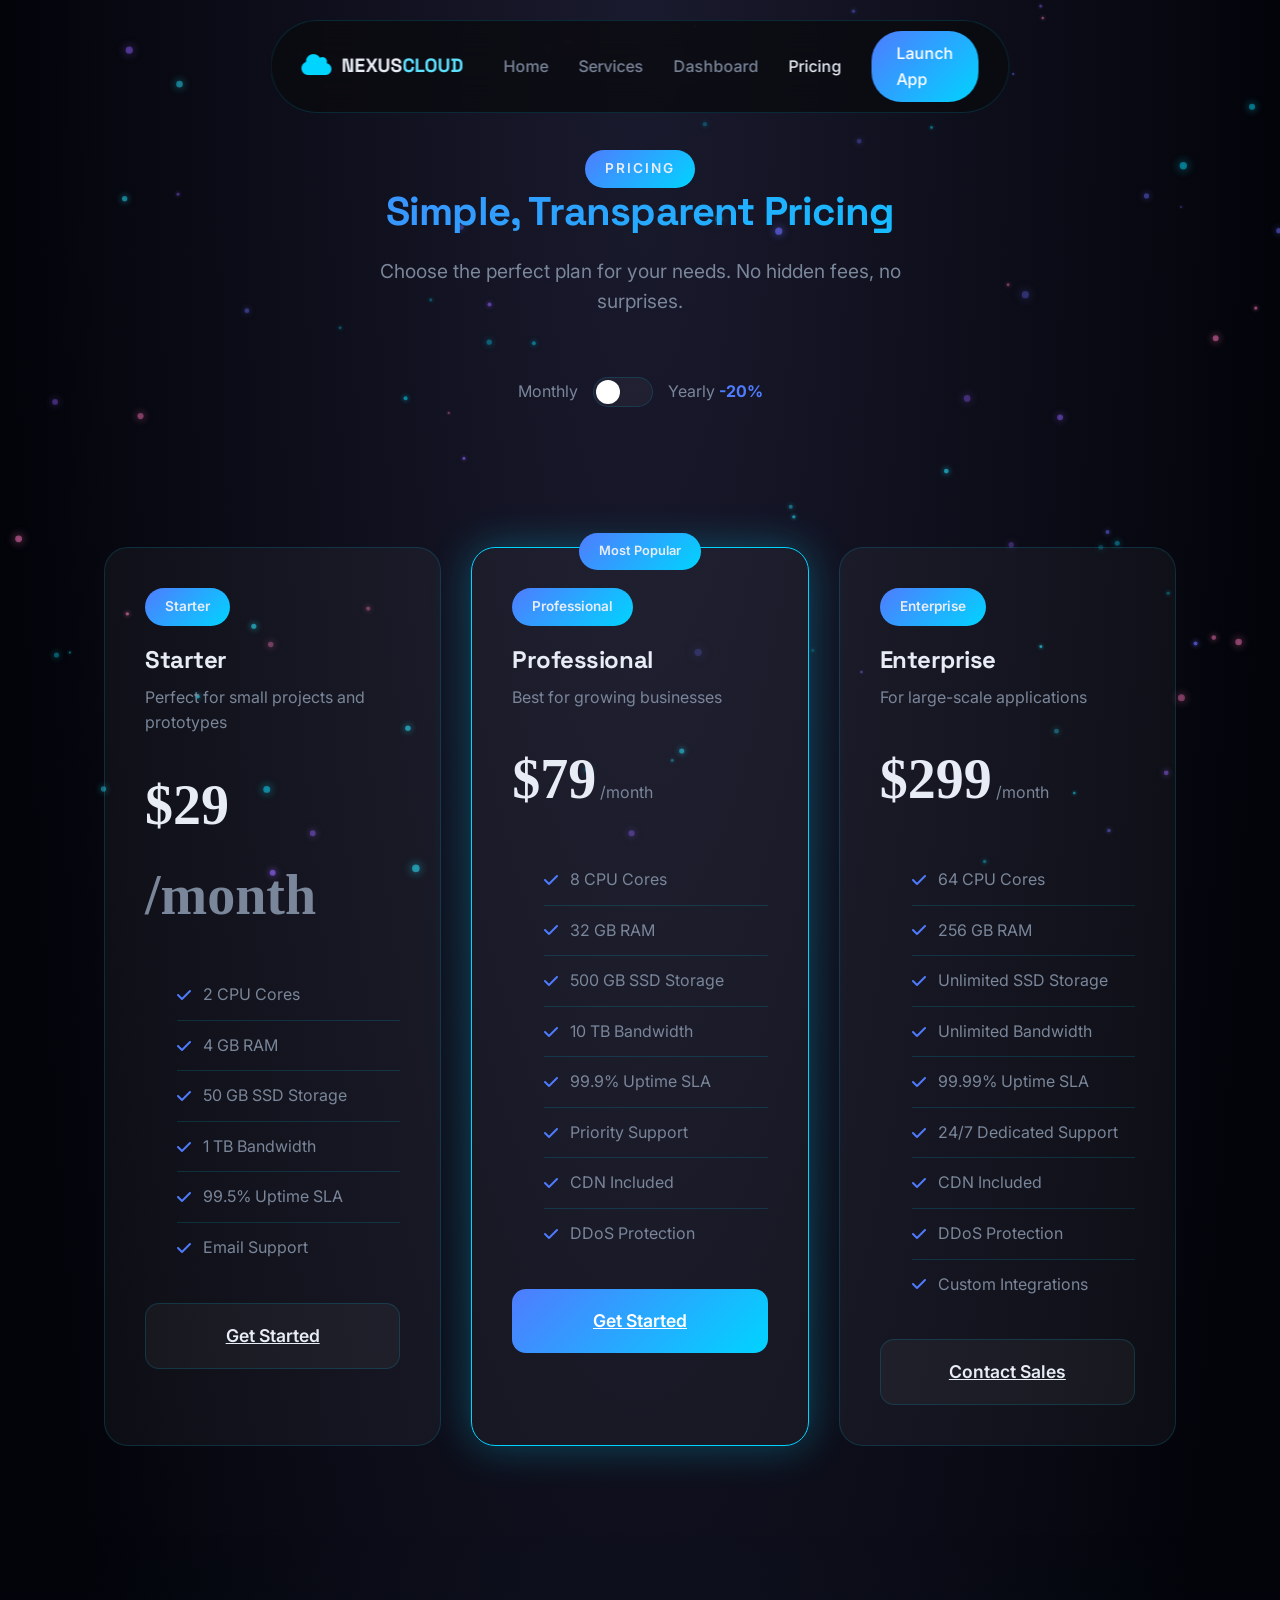
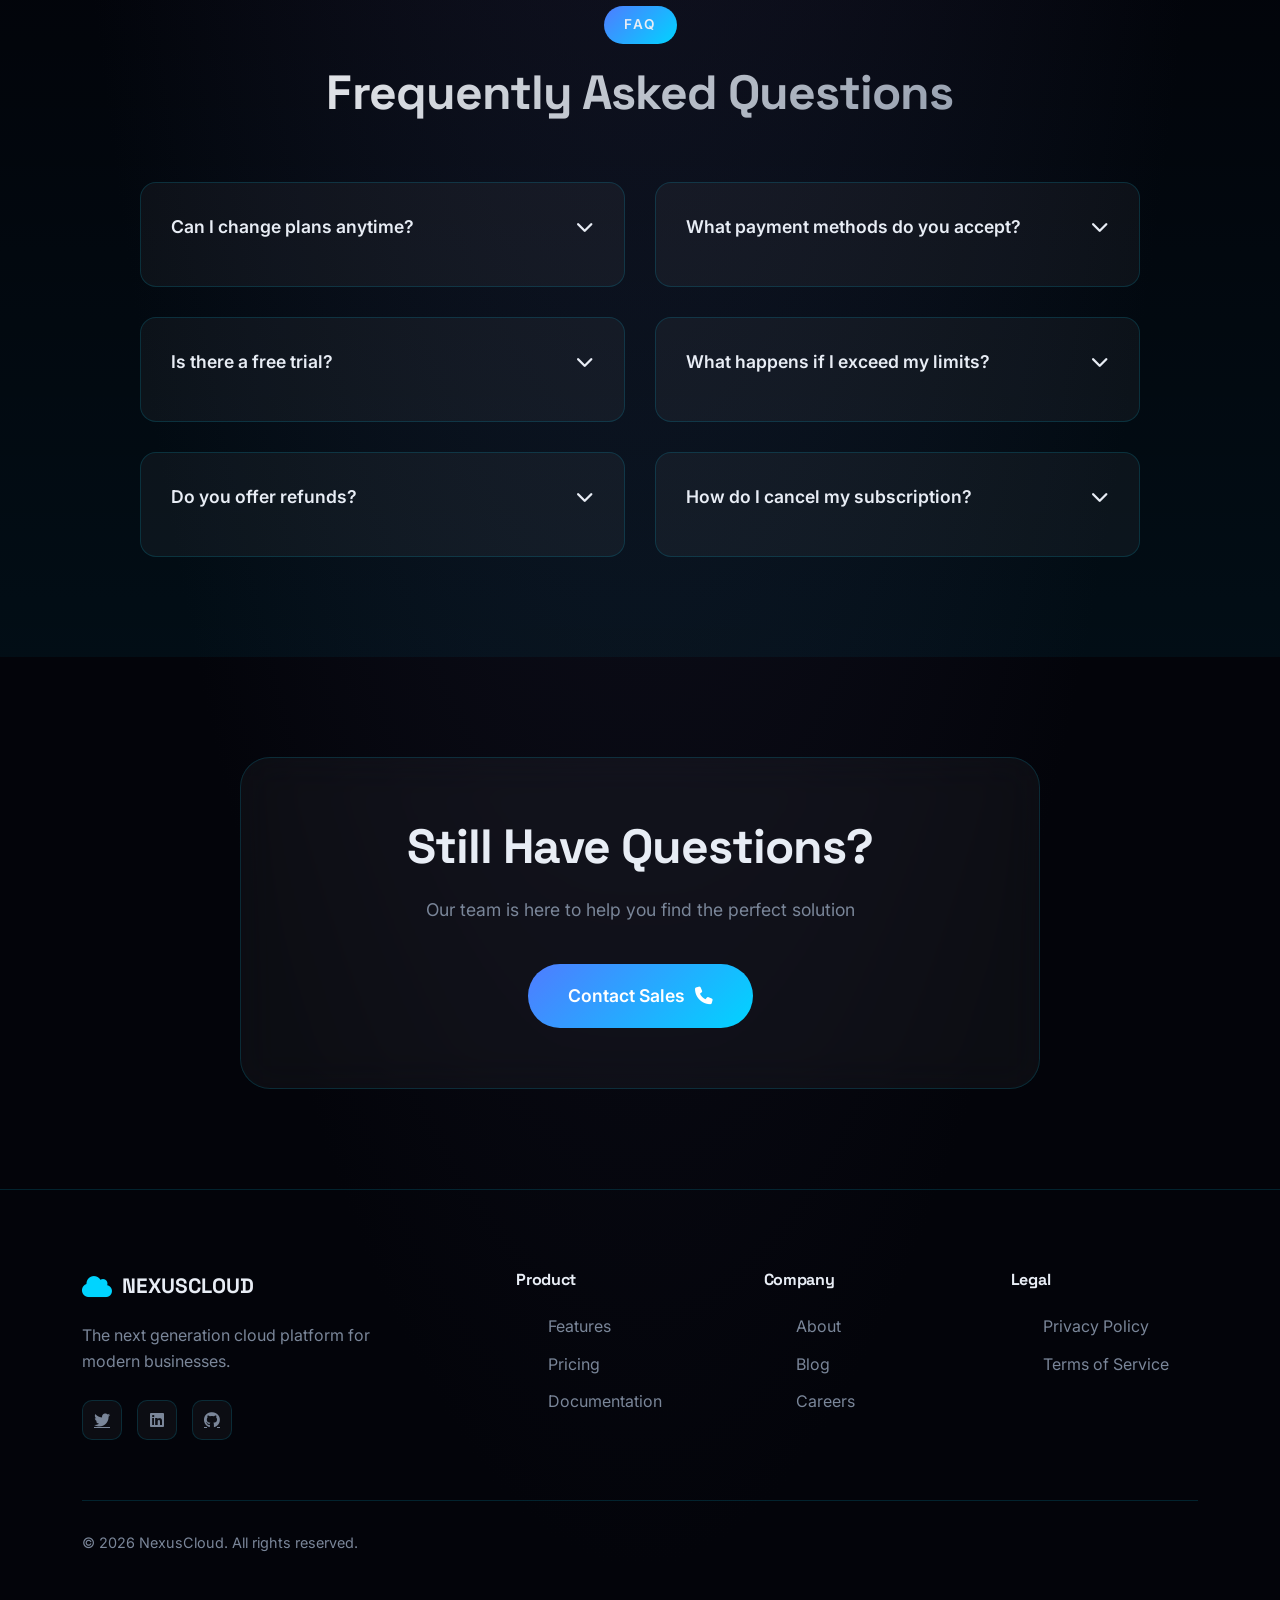
<file: pricing.html>
<!DOCTYPE html>
<html lang="en">
<head>
    <meta charset="UTF-8">
    <meta name="viewport" content="width=device-width, initial-scale=1.0">
    <title>Pricing - NexusCloud</title>

    <!-- SEO -->
    <meta name="description" content="Simple, transparent NexusCloud pricing plans for startups, growing teams, and enterprises - scale your cloud infrastructure without surprises.">
    <meta name="theme-color" content="#060810">
    <link rel="icon" type="image/svg+xml" href="assets/images/favicon.svg">

    <!-- Open Graph -->
    <meta property="og:title" content="Pricing - NexusCloud">
    <meta property="og:description" content="Simple, transparent NexusCloud pricing plans for startups, growing teams, and enterprises - scale your cloud infrastructure without surprises.">
    <meta property="og:type" content="website">
    <meta property="og:url" content="https://riskanahamed.github.io/NexusCloud/pricing.html">
    <meta property="og:image" content="https://riskanahamed.github.io/NexusCloud/assets/images/hero-cloud.svg">

    <!-- Twitter Card -->
    <meta name="twitter:card" content="summary_large_image">
    <meta name="twitter:title" content="Pricing - NexusCloud">
    <meta name="twitter:description" content="Simple, transparent NexusCloud pricing plans for startups, growing teams, and enterprises - scale your cloud infrastructure without surprises.">
    <link href="https://cdn.jsdelivr.net/npm/bootstrap@5.3.2/dist/css/bootstrap.min.css" rel="stylesheet">
    <link rel="stylesheet" href="https://cdnjs.cloudflare.com/ajax/libs/font-awesome/6.4.2/css/all.min.css">
    <link href="https://fonts.googleapis.com/css2?family=Space+Grotesk:wght@500;600;700&family=Inter:wght@300;400;500;600&family=JetBrains+Mono:wght@400;500&display=swap" rel="stylesheet">
    <link rel="stylesheet" href="css/style.css">
    <link rel="stylesheet" href="css/particles.css">
    <link rel="stylesheet" href="css/animations.css">
    <style>
        .pricing-hero { padding: 150px 5% 80px; text-align: center; position: relative; }
        .pricing-toggle { display: flex; justify-content: center; align-items: center; gap: 15px; margin-top: 40px; }
        .pricing-toggle span { color: var(--text-muted); }
        .toggle-switch { width: 60px; height: 30px; background: var(--glass); border: 1px solid var(--glass-border); border-radius: 30px; position: relative; cursor: pointer; transition: all 0.3s; }
        .toggle-switch.active { background: var(--primary); border-color: var(--primary); }
        .toggle-switch::after { content: ''; position: absolute; width: 24px; height: 24px; background: white; border-radius: 50%; top: 2px; left: 2px; transition: all 0.3s; }
        .toggle-switch.active::after { left: 32px; }
        .pricing-cards { display: grid; grid-template-columns: repeat(3, 1fr); gap: 30px; max-width: 1200px; margin: 60px auto; padding: 0 5%; }
        .pricing-card { background: var(--glass); border: 1px solid var(--glass-border); border-radius: 24px; padding: 40px; transition: all 0.4s; position: relative; }
        .pricing-card:hover { transform: translateY(-10px); }
        .pricing-card.featured { border-color: var(--primary); box-shadow: 0 0 40px rgba(0, 212, 255, 0.3); }
        .pricing-card.featured::before { content: 'Most Popular'; position: absolute; top: -15px; left: 50%; transform: translateX(-50%); background: var(--gradient); padding: 8px 20px; border-radius: 30px; font-size: 0.8rem; font-weight: 600; white-space: nowrap; }
        .plan-badge { display: inline-block; background: var(--gradient); padding: 8px 20px; border-radius: 30px; font-size: 0.85rem; font-weight: 600; margin-bottom: 20px; }
        .plan-name { font-size: 1.5rem; margin-bottom: 10px; }
        .plan-desc { color: var(--text-muted); margin-bottom: 25px; }
        .plan-price { margin-bottom: 30px; }
        .plan-price .amount { font-family: 'Orbitron'; font-size: 3.5rem; font-weight: 700; }
        .plan-price .period { color: var(--text-muted); }
        .plan-features { list-style: none; margin-bottom: 30px; }
        .plan-features li { padding: 12px 0; display: flex; align-items: center; gap: 12px; color: var(--text-muted); border-bottom: 1px solid var(--glass-border); }
        .plan-features li:last-child { border-bottom: none; }
        .plan-features li i { color: var(--secondary); }
        .plan-btn { display: block; width: 100%; text-align: center; padding: 18px; border-radius: 14px; font-weight: 600; font-size: 1.1rem; transition: all 0.3s; }
        .plan-btn.primary { background: var(--gradient); color: white; }
        .plan-btn.primary:hover { transform: translateY(-3px); box-shadow: 0 15px 30px rgba(0, 212, 255, 0.4); }
        .plan-btn.secondary { background: var(--glass); border: 1px solid var(--glass-border); color: var(--text); }
        .plan-btn.secondary:hover { background: var(--primary); border-color: var(--primary); color: white; }
        .faq-section { padding: 100px 5%; background: linear-gradient(180deg, transparent, rgba(0, 212, 255, 0.05)); }
        .faq-grid { display: grid; grid-template-columns: repeat(2, 1fr); gap: 30px; max-width: 1000px; margin: 50px auto 0; }
        .faq-item { background: var(--glass); border: 1px solid var(--glass-border); border-radius: 16px; padding: 30px; }
        .faq-question { font-size: 1.1rem; font-weight: 600; margin-bottom: 15px; display: flex; justify-content: space-between; align-items: center; cursor: pointer; }
        .faq-question i { transition: transform 0.3s; }
        .faq-item.active .faq-question i { transform: rotate(180deg); }
        .faq-answer { color: var(--text-muted); display: none; }
        .faq-item.active .faq-answer { display: block; }
        @media (max-width: 1024px) { .pricing-cards { grid-template-columns: 1fr; max-width: 500px; } .faq-grid { grid-template-columns: 1fr; } }
    </style>
</head>
<body class="dark-theme">
    <canvas id="particles-canvas"></canvas>
    
    <nav class="floating-nav">
        <div class="nav-container">
            <a href="index.html" class="logo">
                <span class="logo-icon"><i class="fas fa-cloud"></i></span>
                <span class="logo-text">NEXUS<span class="highlight">CLOUD</span></span>
            </a>
            <div class="nav-links">
                <a href="index.html">Home</a>
                <a href="services.html">Services</a>
                <a href="dashboard.html">Dashboard</a>
                <a href="pricing.html" class="active" aria-current="page">Pricing</a>
                <a href="dashboard.html" class="nav-cta">Launch App</a>
            </div>
            <button class="mobile-menu-btn" aria-label="Toggle navigation menu"><i class="fas fa-bars"></i></button>
        </div>
    </nav>

    <section class="pricing-hero">
        <div class="section-header">
            <span class="section-badge">Pricing</span>
            <h1 class="gradient-text">Simple, Transparent Pricing</h1>
            <p style="color: var(--text-muted); font-size: 1.2rem; max-width: 600px; margin: 20px auto 0;">Choose the perfect plan for your needs. No hidden fees, no surprises.</p>
        </div>
        
        <div class="pricing-toggle">
            <span>Monthly</span>
            <div class="toggle-switch" id="billing-toggle"></div>
            <span>Yearly <strong style="color: var(--secondary);">-20%</strong></span>
        </div>
    </section>

    <section class="pricing-cards">
        <div class="pricing-card">
            <div class="plan-badge">Starter</div>
            <h3 class="plan-name">Starter</h3>
            <p class="plan-desc">Perfect for small projects and prototypes</p>
            <div class="plan-price">
                <span class="amount">
                <span class="amount">$29</span>
                <span class="period">/month</span>
            </div>
            <ul class="plan-features">
                <li><i class="fas fa-check"></i> 2 CPU Cores</li>
                <li><i class="fas fa-check"></i> 4 GB RAM</li>
                <li><i class="fas fa-check"></i> 50 GB SSD Storage</li>
                <li><i class="fas fa-check"></i> 1 TB Bandwidth</li>
                <li><i class="fas fa-check"></i> 99.5% Uptime SLA</li>
                <li><i class="fas fa-check"></i> Email Support</li>
            </ul>
            <a href="dashboard.html" class="plan-btn secondary">Get Started</a>
        </div>

        <div class="pricing-card featured">
            <div class="plan-badge">Professional</div>
            <h3 class="plan-name">Professional</h3>
            <p class="plan-desc">Best for growing businesses</p>
            <div class="plan-price">
                <span class="amount">$79</span>
                <span class="period">/month</span>
            </div>
            <ul class="plan-features">
                <li><i class="fas fa-check"></i> 8 CPU Cores</li>
                <li><i class="fas fa-check"></i> 32 GB RAM</li>
                <li><i class="fas fa-check"></i> 500 GB SSD Storage</li>
                <li><i class="fas fa-check"></i> 10 TB Bandwidth</li>
                <li><i class="fas fa-check"></i> 99.9% Uptime SLA</li>
                <li><i class="fas fa-check"></i> Priority Support</li>
                <li><i class="fas fa-check"></i> CDN Included</li>
                <li><i class="fas fa-check"></i> DDoS Protection</li>
            </ul>
            <a href="dashboard.html" class="plan-btn primary">Get Started</a>
        </div>

        <div class="pricing-card">
            <div class="plan-badge">Enterprise</div>
            <h3 class="plan-name">Enterprise</h3>
            <p class="plan-desc">For large-scale applications</p>
            <div class="plan-price">
                <span class="amount">$299</span>
                <span class="period">/month</span>
            </div>
            <ul class="plan-features">
                <li><i class="fas fa-check"></i> 64 CPU Cores</li>
                <li><i class="fas fa-check"></i> 256 GB RAM</li>
                <li><i class="fas fa-check"></i> Unlimited SSD Storage</li>
                <li><i class="fas fa-check"></i> Unlimited Bandwidth</li>
                <li><i class="fas fa-check"></i> 99.99% Uptime SLA</li>
                <li><i class="fas fa-check"></i> 24/7 Dedicated Support</li>
                <li><i class="fas fa-check"></i> CDN Included</li>
                <li><i class="fas fa-check"></i> DDoS Protection</li>
                <li><i class="fas fa-check"></i> Custom Integrations</li>
            </ul>
            <a href="mailto:riskanahamed.work@mail.com?subject=NexusCloud%20Enterprise%20Inquiry" class="plan-btn secondary">Contact Sales</a>
        </div>
    </section>

    <section class="faq-section">
        <div class="section-header">
            <span class="section-badge">FAQ</span>
            <h2 class="section-title">Frequently Asked Questions</h2>
        </div>
        
        <div class="faq-grid">
            <div class="faq-item">
                <div class="faq-question">
                    <span>Can I change plans anytime?</span>
                    <i class="fas fa-chevron-down"></i>
                </div>
                <div class="faq-answer">
                    Yes! You can upgrade or downgrade your plan at any time. Changes take effect immediately, and we'll prorate the difference.
                </div>
            </div>
            
            <div class="faq-item">
                <div class="faq-question">
                    <span>What payment methods do you accept?</span>
                    <i class="fas fa-chevron-down"></i>
                </div>
                <div class="faq-answer">
                    We accept all major credit cards (Visa, MasterCard, American Express), PayPal, and wire transfers for enterprise plans.
                </div>
            </div>
            
            <div class="faq-item">
                <div class="faq-question">
                    <span>Is there a free trial?</span>
                    <i class="fas fa-chevron-down"></i>
                </div>
                <div class="faq-answer">
                    Yes! All plans come with a 14-day free trial. No credit card required to start. You can deploy up to 2 servers during the trial.
                </div>
            </div>
            
            <div class="faq-item">
                <div class="faq-question">
                    <span>What happens if I exceed my limits?</span>
                    <i class="fas fa-chevron-down"></i>
                </div>
                <div class="faq-answer">
                    We'll notify you when you reach 80% of your limits. You can either upgrade your plan or pay for overages at our standard rates.
                </div>
            </div>
            
            <div class="faq-item">
                <div class="faq-question">
                    <span>Do you offer refunds?</span>
                    <i class="fas fa-chevron-down"></i>
                </div>
                <div class="faq-answer">
                    We offer a 30-day money-back guarantee for all plans. If you're not satisfied, contact support for a full refund.
                </div>
            </div>
            
            <div class="faq-item">
                <div class="faq-question">
                    <span>How do I cancel my subscription?</span>
                    <i class="fas fa-chevron-down"></i>
                </div>
                <div class="faq-answer">
                    You can cancel anytime from your dashboard. Go to Settings > Billing > Cancel Subscription. Your service will continue until the end of your billing period.
                </div>
            </div>
        </div>
    </section>

    <section class="cta-section">
        <div class="container">
            <div class="cta-content">
                <h2>Still Have Questions?</h2>
                <p>Our team is here to help you find the perfect solution</p>
                <div class="cta-buttons">
                    <a href="mailto:riskanahamed.work@mail.com?subject=NexusCloud%20Sales%20Inquiry" class="btn-cta-primary">
                        <span>Contact Sales</span>
                        <i class="fas fa-phone"></i>
                    </a>
                </div>
            </div>
        </div>
    </section>

    <footer class="footer">
        <div class="container">
            <div class="footer-grid">
                <div class="footer-brand">
                    <a href="#" class="footer-logo">
                        <i class="fas fa-cloud"></i> NEXUSCLOUD
                    </a>
                    <p>The next generation cloud platform for modern businesses.</p>
                    <div class="social-links">
                        <a href="#" aria-label="Twitter"><i class="fab fa-twitter"></i></a>
                        <a href="#" aria-label="LinkedIn"><i class="fab fa-linkedin"></i></a>
                        <a href="https://github.com/RiskanAhamed" target="_blank" aria-label="GitHub"><i class="fab fa-github"></i></a>
                    </div>
                </div>
                <div class="footer-links">
                    <h4>Product</h4>
                    <ul>
                        <li><a href="#">Features</a></li>
                        <li><a href="#">Pricing</a></li>
                        <li><a href="#">Documentation</a></li>
                    </ul>
                </div>
                <div class="footer-links">
                    <h4>Company</h4>
                    <ul>
                        <li><a href="#">About</a></li>
                        <li><a href="#">Blog</a></li>
                        <li><a href="#">Careers</a></li>
                    </ul>
                </div>
                <div class="footer-links">
                    <h4>Legal</h4>
                    <ul>
                        <li><a href="#">Privacy Policy</a></li>
                        <li><a href="#">Terms of Service</a></li>
                    </ul>
                </div>
            </div>
            <div class="footer-bottom">
                <p>&copy; 2026 NexusCloud. All rights reserved.</p>
            </div>
        </div>
    </footer>

    <script src="https://code.jquery.com/jquery-3.7.1.min.js"></script>
    <script src="https://cdn.jsdelivr.net/npm/bootstrap@5.3.2/dist/js/bootstrap.bundle.min.js"></script>
    <script src="js/particles.js"></script>
    <script src="js/main.js"></script>
    <script>
        // Billing Toggle
        $('.toggle-switch').click(function() {
            $(this).toggleClass('active');
            if ($(this).hasClass('active')) {
                $('.pricing-card .amount').each(function() {
                    let current = parseInt($(this).text().replace('$', ''));
                    $(this).text('$' + Math.round(current * 0.8));
                });
            } else {
                $('.pricing-card .amount').each(function() {
                    let current = parseInt($(this).text().replace('$', ''));
                    $(this).text('$' + Math.round(current / 0.8));
                });
            }
        });

        // FAQ Toggle
        $('.faq-question').click(function() {
            $(this).parent().toggleClass('active');
        });
    </script>
</body>
</html>
</file>
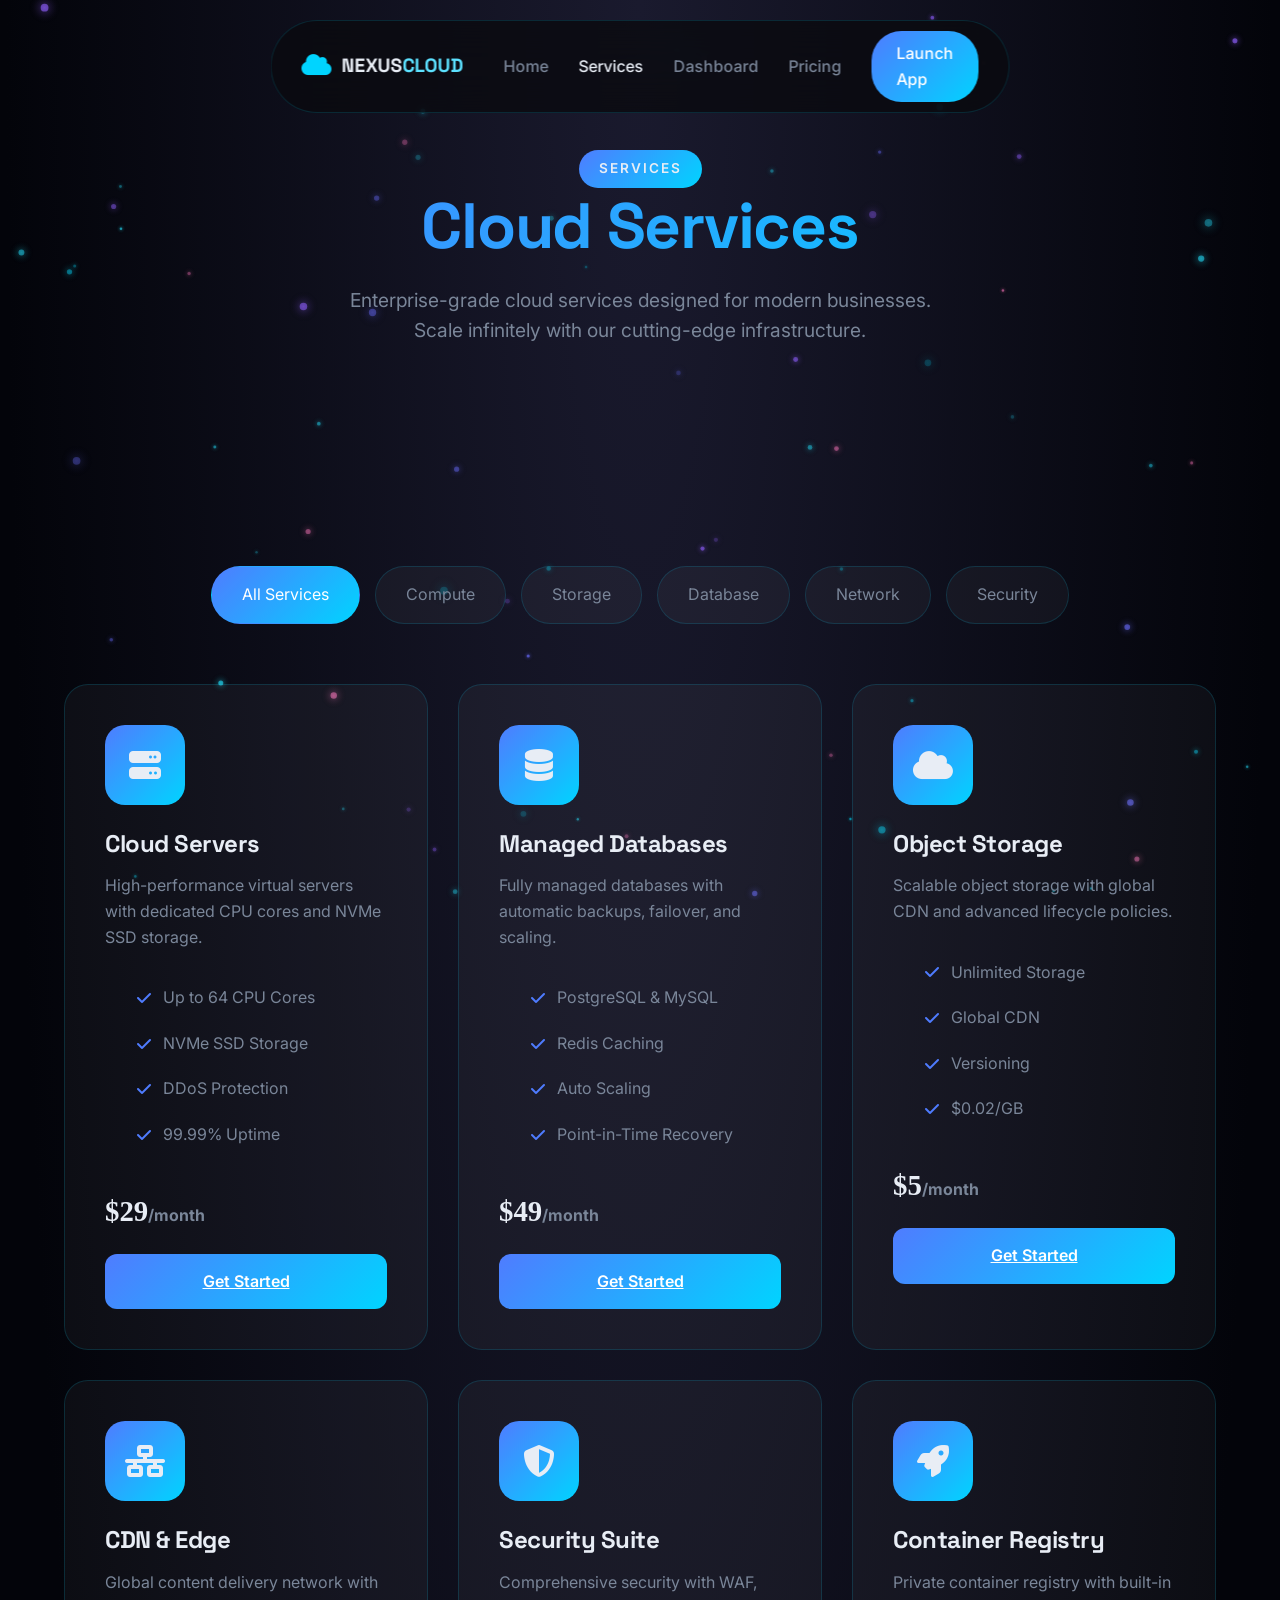
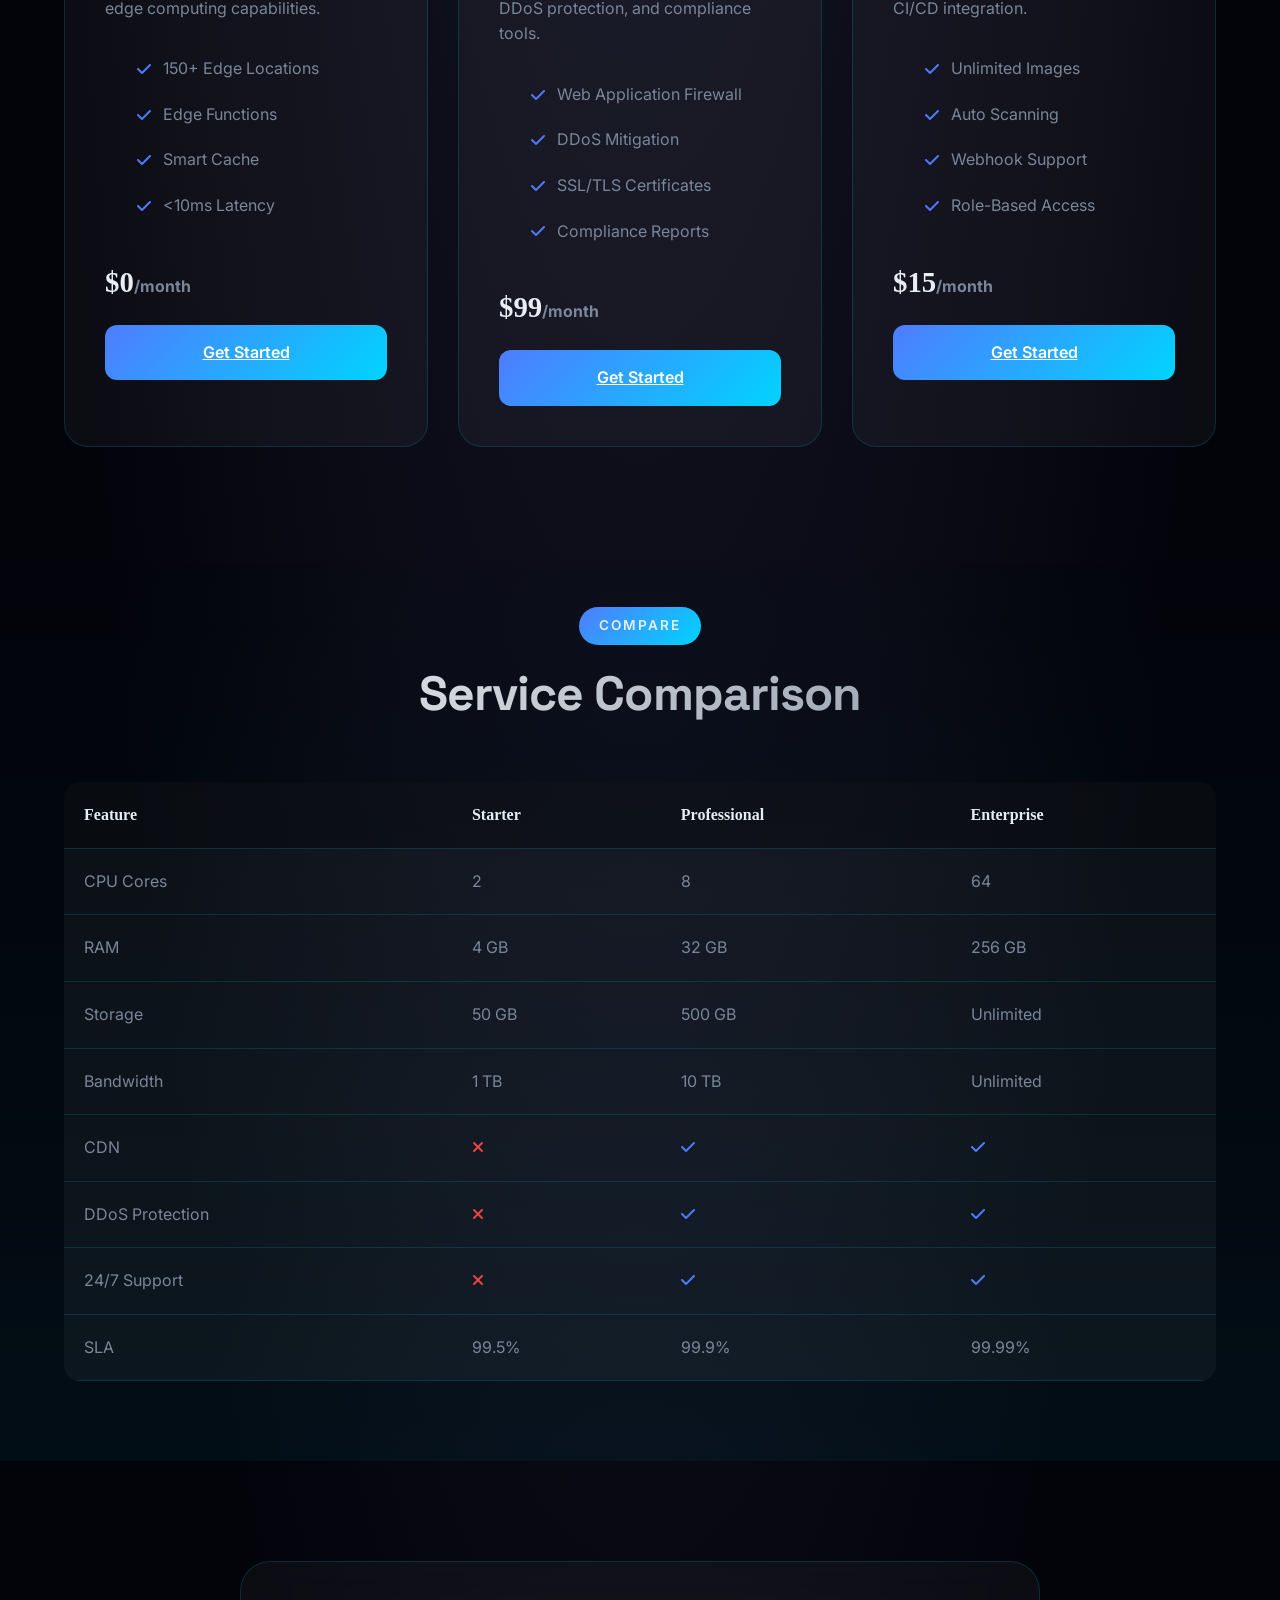
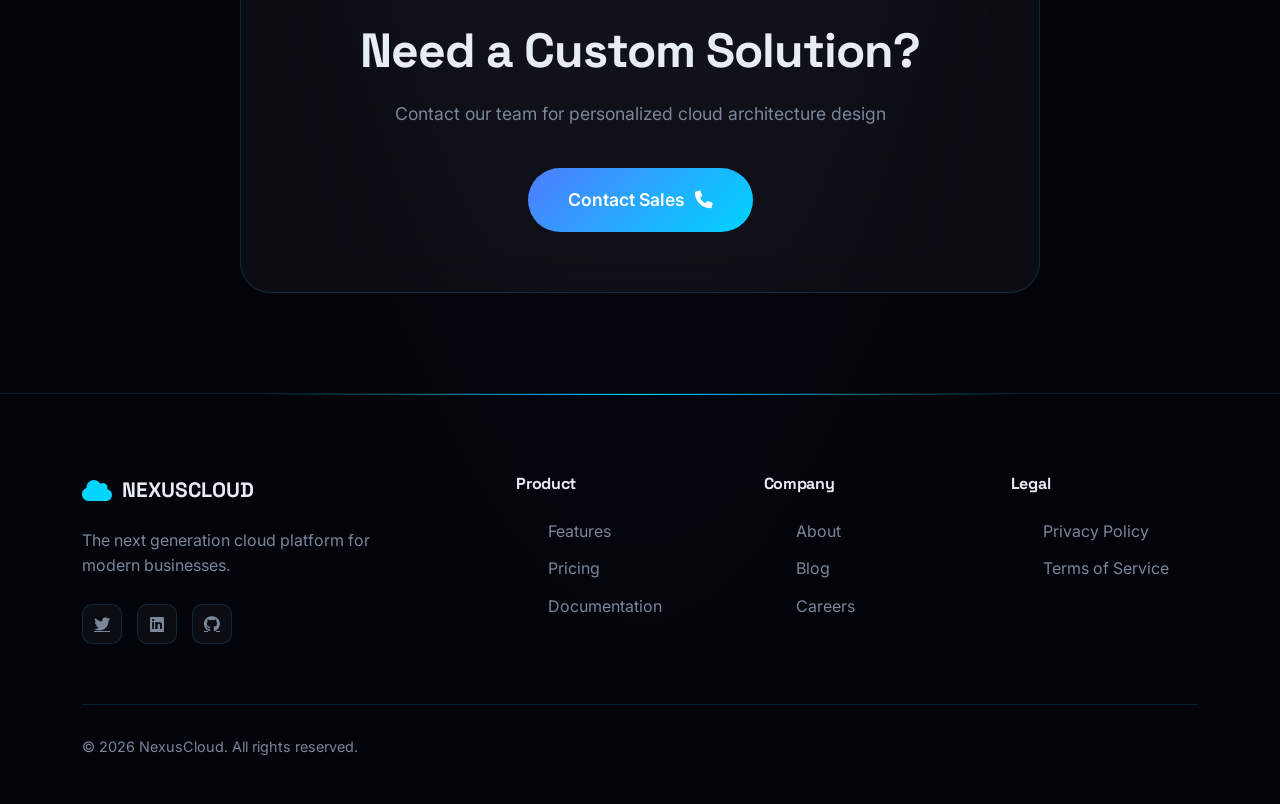
<file: services.html>
<!DOCTYPE html>
<html lang="en">
<head>
    <meta charset="UTF-8">
    <meta name="viewport" content="width=device-width, initial-scale=1.0">
    <title>Services - NexusCloud</title>

    <!-- SEO -->
    <meta name="description" content="Explore NexusCloud's full suite of cloud services - compute, storage, networking, and AI-powered management tools built for scale.">
    <meta name="theme-color" content="#060810">
    <link rel="icon" type="image/svg+xml" href="assets/images/favicon.svg">

    <!-- Open Graph -->
    <meta property="og:title" content="Services - NexusCloud">
    <meta property="og:description" content="Explore NexusCloud's full suite of cloud services - compute, storage, networking, and AI-powered management tools built for scale.">
    <meta property="og:type" content="website">
    <meta property="og:url" content="https://riskanahamed.github.io/NexusCloud/services.html">
    <meta property="og:image" content="https://riskanahamed.github.io/NexusCloud/assets/images/hero-cloud.svg">

    <!-- Twitter Card -->
    <meta name="twitter:card" content="summary_large_image">
    <meta name="twitter:title" content="Services - NexusCloud">
    <meta name="twitter:description" content="Explore NexusCloud's full suite of cloud services - compute, storage, networking, and AI-powered management tools built for scale.">
    <link href="https://cdn.jsdelivr.net/npm/bootstrap@5.3.2/dist/css/bootstrap.min.css" rel="stylesheet">
    <link rel="stylesheet" href="https://cdnjs.cloudflare.com/ajax/libs/font-awesome/6.4.2/css/all.min.css">
    <link href="https://fonts.googleapis.com/css2?family=Space+Grotesk:wght@500;600;700&family=Inter:wght@300;400;500;600&family=JetBrains+Mono:wght@400;500&display=swap" rel="stylesheet">
    <link rel="stylesheet" href="css/style.css">
    <link rel="stylesheet" href="css/particles.css">
    <link rel="stylesheet" href="css/animations.css">
    <style>
        .services-hero { padding: 150px 5% 80px; text-align: center; position: relative; }
        .services-hero h1 { font-size: clamp(2.5rem, 5vw, 4rem); margin-bottom: 20px; }
        .services-hero p { color: var(--text-muted); font-size: 1.2rem; max-width: 600px; margin: 0 auto; }
        .services-categories { padding: 80px 5%; }
        .category-tabs { display: flex; justify-content: center; gap: 15px; flex-wrap: wrap; margin-bottom: 60px; }
        .category-tab { padding: 15px 30px; background: var(--glass); border: 1px solid var(--glass-border); border-radius: 50px; color: var(--text-muted); cursor: pointer; transition: all 0.3s; }
        .category-tab:hover, .category-tab.active { background: var(--gradient); color: white; border-color: transparent; }
        .services-showcase { display: grid; grid-template-columns: repeat(3, 1fr); gap: 30px; max-width: 1400px; margin: 0 auto; }
        .service-showcase-card { background: var(--glass); border: 1px solid var(--glass-border); border-radius: 24px; padding: 40px; transition: all 0.4s; }
        .service-showcase-card:hover { transform: translateY(-15px); border-color: var(--primary); box-shadow: 0 30px 60px rgba(0, 212, 255, 0.2); }
        .showcase-icon { width: 80px; height: 80px; background: var(--gradient); border-radius: 20px; display: flex; align-items: center; justify-content: center; font-size: 2rem; margin-bottom: 25px; }
        .service-showcase-card h3 { font-size: 1.5rem; margin-bottom: 15px; }
        .service-showcase-card > p { color: var(--text-muted); margin-bottom: 25px; }
        .service-features { list-style: none; margin-bottom: 30px; }
        .service-features li { padding: 10px 0; color: var(--text-muted); display: flex; align-items: center; gap: 12px; }
        .service-features li i { color: var(--secondary); }
        .service-price { font-family: 'Orbitron'; font-size: 1.8rem; font-weight: 700; margin-bottom: 20px; }
        .service-price span { font-size: 1rem; color: var(--text-muted); font-family: 'Inter'; }
        .service-btn { display: inline-block; width: 100%; text-align: center; background: var(--gradient); color: white; padding: 15px; border-radius: 12px; font-weight: 600; transition: all 0.3s; }
        .service-btn:hover { transform: translateY(-3px); box-shadow: 0 15px 30px rgba(0, 212, 255, 0.4); color: white; }
        .comparison-section { padding: 80px 5%; background: linear-gradient(180deg, transparent, rgba(0, 212, 255, 0.05)); }
        .comparison-table { max-width: 1200px; margin: 0 auto; overflow-x: auto; }
        .comparison-table table { width: 100%; border-collapse: collapse; background: var(--glass); border-radius: 16px; overflow: hidden; }
        .comparison-table th, .comparison-table td { padding: 20px; text-align: left; border-bottom: 1px solid var(--glass-border); }
        .comparison-table th { background: rgba(0, 0, 0, 0.3); font-family: 'Orbitron'; font-weight: 600; }
        .comparison-table td { color: var(--text-muted); }
        .comparison-table .check { color: var(--secondary); }
        .comparison-table .cross { color: #ef4444; }
        @media (max-width: 1024px) { .services-showcase { grid-template-columns: repeat(2, 1fr); } }
        @media (max-width: 768px) { .services-showcase { grid-template-columns: 1fr; } }
    </style>
</head>
<body class="dark-theme">
    <canvas id="particles-canvas"></canvas>
    
    <nav class="floating-nav">
        <div class="nav-container">
            <a href="index.html" class="logo">
                <span class="logo-icon"><i class="fas fa-cloud"></i></span>
                <span class="logo-text">NEXUS<span class="highlight">CLOUD</span></span>
            </a>
            <div class="nav-links">
                <a href="index.html">Home</a>
                <a href="services.html" class="active" aria-current="page">Services</a>
                <a href="dashboard.html">Dashboard</a>
                <a href="pricing.html">Pricing</a>
                <a href="dashboard.html" class="nav-cta">Launch App</a>
            </div>
            <button class="mobile-menu-btn" aria-label="Toggle navigation menu"><i class="fas fa-bars"></i></button>
        </div>
    </nav>

    <section class="services-hero">
        <div class="section-header">
            <span class="section-badge">Services</span>
            <h1 class="gradient-text">Cloud Services</h1>
            <p>Enterprise-grade cloud services designed for modern businesses. Scale infinitely with our cutting-edge infrastructure.</p>
        </div>
    </section>

    <section class="services-categories">
        <div class="category-tabs">
            <span class="category-tab active">All Services</span>
            <span class="category-tab">Compute</span>
            <span class="category-tab">Storage</span>
            <span class="category-tab">Database</span>
            <span class="category-tab">Network</span>
            <span class="category-tab">Security</span>
        </div>

        <div class="services-showcase">
            <div class="service-showcase-card">
                <div class="showcase-icon"><i class="fas fa-server"></i></div>
                <h3>Cloud Servers</h3>
                <p>High-performance virtual servers with dedicated CPU cores and NVMe SSD storage.</p>
                <ul class="service-features">
                    <li><i class="fas fa-check"></i> Up to 64 CPU Cores</li>
                    <li><i class="fas fa-check"></i> NVMe SSD Storage</li>
                    <li><i class="fas fa-check"></i> DDoS Protection</li>
                    <li><i class="fas fa-check"></i> 99.99% Uptime</li>
                </ul>
                <div class="service-price">$29<span>/month</span></div>
                <a href="pricing.html" class="service-btn">Get Started</a>
            </div>

            <div class="service-showcase-card">
                <div class="showcase-icon"><i class="fas fa-database"></i></div>
                <h3>Managed Databases</h3>
                <p>Fully managed databases with automatic backups, failover, and scaling.</p>
                <ul class="service-features">
                    <li><i class="fas fa-check"></i> PostgreSQL & MySQL</li>
                    <li><i class="fas fa-check"></i> Redis Caching</li>
                    <li><i class="fas fa-check"></i> Auto Scaling</li>
                    <li><i class="fas fa-check"></i> Point-in-Time Recovery</li>
                </ul>
                <div class="service-price">$49<span>/month</span></div>
                <a href="pricing.html" class="service-btn">Get Started</a>
            </div>

            <div class="service-showcase-card">
                <div class="showcase-icon"><i class="fas fa-cloud"></i></div>
                <h3>Object Storage</h3>
                <p>Scalable object storage with global CDN and advanced lifecycle policies.</p>
                <ul class="service-features">
                    <li><i class="fas fa-check"></i> Unlimited Storage</li>
                    <li><i class="fas fa-check"></i> Global CDN</li>
                    <li><i class="fas fa-check"></i> Versioning</li>
                    <li><i class="fas fa-check"></i> $0.02/GB</li>
                </ul>
                <div class="service-price">$5<span>/month</span></div>
                <a href="pricing.html" class="service-btn">Get Started</a>
            </div>

            <div class="service-showcase-card">
                <div class="showcase-icon"><i class="fas fa-network-wired"></i></div>
                <h3>CDN & Edge</h3>
                <p>Global content delivery network with edge computing capabilities.</p>
                <ul class="service-features">
                    <li><i class="fas fa-check"></i> 150+ Edge Locations</li>
                    <li><i class="fas fa-check"></i> Edge Functions</li>
                    <li><i class="fas fa-check"></i> Smart Cache</li>
                    <li><i class="fas fa-check"></i> <10ms Latency</li>
                </ul>
                <div class="service-price">$0<span>/month</span></div>
                <a href="pricing.html" class="service-btn">Get Started</a>
            </div>

            <div class="service-showcase-card">
                <div class="showcase-icon"><i class="fas fa-shield-alt"></i></div>
                <h3>Security Suite</h3>
                <p>Comprehensive security with WAF, DDoS protection, and compliance tools.</p>
                <ul class="service-features">
                    <li><i class="fas fa-check"></i> Web Application Firewall</li>
                    <li><i class="fas fa-check"></i> DDoS Mitigation</li>
                    <li><i class="fas fa-check"></i> SSL/TLS Certificates</li>
                    <li><i class="fas fa-check"></i> Compliance Reports</li>
                </ul>
                <div class="service-price">$99<span>/month</span></div>
                <a href="pricing.html" class="service-btn">Get Started</a>
            </div>

            <div class="service-showcase-card">
                <div class="showcase-icon"><i class="fas fa-rocket"></i></div>
                <h3>Container Registry</h3>
                <p>Private container registry with built-in CI/CD integration.</p>
                <ul class="service-features">
                    <li><i class="fas fa-check"></i> Unlimited Images</li>
                    <li><i class="fas fa-check"></i> Auto Scanning</li>
                    <li><i class="fas fa-check"></i> Webhook Support</li>
                    <li><i class="fas fa-check"></i> Role-Based Access</li>
                </ul>
                <div class="service-price">$15<span>/month</span></div>
                <a href="pricing.html" class="service-btn">Get Started</a>
            </div>
        </div>
    </section>

    <section class="comparison-section">
        <div class="section-header">
            <span class="section-badge">Compare</span>
            <h2 class="section-title">Service Comparison</h2>
        </div>
        <div class="comparison-table">
            <table>
                <thead>
                    <tr>
                        <th>Feature</th>
                        <th>Starter</th>
                        <th>Professional</th>
                        <th>Enterprise</th>
                    </tr>
                </thead>
                <tbody>
                    <tr>
                        <td>CPU Cores</td>
                        <td>2</td>
                        <td>8</td>
                        <td>64</td>
                    </tr>
                    <tr>
                        <td>RAM</td>
                        <td>4 GB</td>
                        <td>32 GB</td>
                        <td>256 GB</td>
                    </tr>
                    <tr>
                        <td>Storage</td>
                        <td>50 GB</td>
                        <td>500 GB</td>
                        <td>Unlimited</td>
                    </tr>
                    <tr>
                        <td>Bandwidth</td>
                        <td>1 TB</td>
                        <td>10 TB</td>
                        <td>Unlimited</td>
                    </tr>
                    <tr>
                        <td>CDN</td>
                        <td><i class="fas fa-times cross"></i></td>
                        <td><i class="fas fa-check check"></i></td>
                        <td><i class="fas fa-check check"></i></td>
                    </tr>
                    <tr>
                        <td>DDoS Protection</td>
                        <td><i class="fas fa-times cross"></i></td>
                        <td><i class="fas fa-check check"></i></td>
                        <td><i class="fas fa-check check"></i></td>
                    </tr>
                    <tr>
                        <td>24/7 Support</td>
                        <td><i class="fas fa-times cross"></i></td>
                        <td><i class="fas fa-check check"></i></td>
                        <td><i class="fas fa-check check"></i></td>
                    </tr>
                    <tr>
                        <td>SLA</td>
                        <td>99.5%</td>
                        <td>99.9%</td>
                        <td>99.99%</td>
                    </tr>
                </tbody>
            </table>
        </div>
    </section>

    <section class="cta-section">
        <div class="container">
            <div class="cta-content">
                <h2>Need a Custom Solution?</h2>
                <p>Contact our team for personalized cloud architecture design</p>
                <div class="cta-buttons">
                    <a href="pricing.html" class="btn-cta-primary">
                        <span>Contact Sales</span>
                        <i class="fas fa-phone"></i>
                    </a>
                </div>
            </div>
        </div>
    </section>

    <footer class="footer">
        <div class="footer-glow"></div>
        <div class="container">
            <div class="footer-grid">
                <div class="footer-brand">
                    <a href="#" class="footer-logo">
                        <i class="fas fa-cloud"></i> NEXUSCLOUD
                    </a>
                    <p>The next generation cloud platform for modern businesses.</p>
                    <div class="social-links">
                        <a href="#" aria-label="Twitter"><i class="fab fa-twitter"></i></a>
                        <a href="#" aria-label="LinkedIn"><i class="fab fa-linkedin"></i></a>
                        <a href="https://github.com/RiskanAhamed" target="_blank" aria-label="GitHub"><i class="fab fa-github"></i></a>
                    </div>
                </div>
                <div class="footer-links">
                    <h4>Product</h4>
                    <ul>
                        <li><a href="#">Features</a></li>
                        <li><a href="#">Pricing</a></li>
                        <li><a href="#">Documentation</a></li>
                    </ul>
                </div>
                <div class="footer-links">
                    <h4>Company</h4>
                    <ul>
                        <li><a href="#">About</a></li>
                        <li><a href="#">Blog</a></li>
                        <li><a href="#">Careers</a></li>
                    </ul>
                </div>
                <div class="footer-links">
                    <h4>Legal</h4>
                    <ul>
                        <li><a href="#">Privacy Policy</a></li>
                        <li><a href="#">Terms of Service</a></li>
                    </ul>
                </div>
            </div>
            <div class="footer-bottom">
                <p>&copy; 2026 NexusCloud. All rights reserved.</p>
            </div>
        </div>
    </footer>

    <script src="https://code.jquery.com/jquery-3.7.1.min.js"></script>
    <script src="https://cdn.jsdelivr.net/npm/bootstrap@5.3.2/dist/js/bootstrap.bundle.min.js"></script>
    <script src="js/particles.js"></script>
    <script src="js/main.js"></script>
</body>
</html>
</file>
<file: css/style.css>
/* ==========================================
   NEXUS CLOUD - Futuristic Theme Styles
   ========================================== */

:root {
    --primary: #00d4ff;
    --primary-light: #5ce1ff;
    --secondary: #4f7cff;
    --accent: #00d4ff;
    --dark: #060810;
    --darker: #03040a;
    --glass: rgba(255, 255, 255, 0.04);
    --glass-border: rgba(0, 212, 255, 0.15);
    --text: #e8edf5;
    --text-muted: #7a8699;
    --gradient: linear-gradient(135deg, var(--secondary), var(--primary));
    --gradient-accent: linear-gradient(135deg, var(--secondary), var(--primary));
    --mono: 'JetBrains Mono', monospace;
}

*, *::before, *::after {
    margin: 0;
    padding: 0;
    box-sizing: border-box;
}

html { scroll-behavior: smooth; }

body {
    font-family: 'Inter', sans-serif;
    background: var(--darker);
    color: var(--text);
    overflow-x: hidden;
    line-height: 1.6;
}

.dark-theme {
    background: radial-gradient(ellipse at top, #1a1a2e 0%, var(--darker) 70%);
    min-height: 100vh;
}

#particles-canvas {
    position: fixed;
    top: 0;
    left: 0;
    width: 100%;
    height: 100%;
    z-index: -1;
    pointer-events: none;
}

h1, h2, h3, h4, h5, h6 {
    font-family: 'Space Grotesk', sans-serif;
    font-weight: 700;
    letter-spacing: -0.02em;
}

/* Navigation */
.floating-nav {
    position: fixed;
    top: 20px;
    left: 50%;
    transform: translateX(-50%);
    z-index: 1000;
    background: rgba(10, 10, 15, 0.8);
    backdrop-filter: blur(20px);
    border: 1px solid var(--glass-border);
    border-radius: 50px;
    padding: 10px 30px;
    transition: all 0.3s ease;
}

.floating-nav.scrolled {
    background: rgba(10, 10, 15, 0.95);
    box-shadow: 0 10px 40px rgba(0, 212, 255, 0.2);
}

.nav-container {
    display: flex;
    align-items: center;
    gap: 40px;
}

.logo {
    display: flex;
    align-items: center;
    gap: 10px;
    text-decoration: none;
    color: var(--text);
}

.logo-icon {
    font-size: 1.5rem;
    color: var(--primary);
    animation: pulse-glow 2s infinite;
}

.logo-text {
    font-family: 'Space Grotesk', sans-serif;
    font-weight: 700;
    font-size: 1.2rem;
}

.logo-text .highlight {
    color: var(--primary-light);
}

.nav-links {
    display: flex;
    align-items: center;
    gap: 30px;
}

.nav-links a {
    color: var(--text-muted);
    text-decoration: none;
    font-weight: 500;
    transition: all 0.3s ease;
    position: relative;
}

.nav-links a:hover, .nav-links a.active {
    color: var(--text);
}

.nav-links a::after {
    content: '';
    position: absolute;
    bottom: -5px;
    left: 0;
    width: 0;
    height: 2px;
    background: var(--gradient);
    transition: width 0.3s ease;
}

.nav-links a:hover::after { width: 100%; }

.nav-cta {
    background: var(--gradient);
    padding: 10px 25px;
    border-radius: 30px;
    color: white !important;
    font-weight: 600;
}

.nav-cta::after { display: none; }

.nav-cta:hover {
    transform: translateY(-2px);
    box-shadow: 0 10px 30px rgba(0, 212, 255, 0.4);
}

.mobile-menu-btn {
    display: none;
    background: none;
    border: none;
    color: var(--text);
    font-size: 1.5rem;
    cursor: pointer;
}

/* Hero Section */
.hero-section {
    min-height: 100vh;
    display: flex;
    align-items: center;
    padding: 120px 5% 80px;
    position: relative;
    overflow: hidden;
}

.hero-content {
    flex: 1;
    max-width: 600px;
    z-index: 2;
}

.floating-badge {
    display: inline-flex;
    align-items: center;
    gap: 10px;
    background: var(--glass);
    border: 1px solid var(--glass-border);
    padding: 10px 20px;
    border-radius: 30px;
    font-size: 0.9rem;
    color: var(--secondary);
    animation: float 3s ease-in-out infinite;
}

.hero-title {
    font-size: clamp(2.5rem, 5vw, 4rem);
    line-height: 1.1;
    margin: 30px 0;
}

.title-line {
    display: block;
    color: var(--text-muted);
    font-size: 0.6em;
}

.gradient-text {
    background: var(--gradient);
    -webkit-background-clip: text;
    -webkit-text-fill-color: transparent;
    background-clip: text;
}

.hero-subtitle {
    font-size: 1.1rem;
    color: var(--text-muted);
    margin-bottom: 40px;
    max-width: 500px;
}

.hero-buttons {
    display: flex;
    gap: 20px;
    flex-wrap: wrap;
}

.btn-primary {
    display: inline-flex;
    align-items: center;
    gap: 10px;
    background: var(--gradient);
    color: white;
    padding: 15px 30px;
    border-radius: 50px;
    text-decoration: none;
    font-weight: 600;
    transition: all 0.3s ease;
}

.btn-primary:hover {
    transform: translateY(-3px);
    box-shadow: 0 20px 40px rgba(0, 212, 255, 0.4);
    color: white;
}

.btn-secondary {
    display: inline-flex;
    align-items: center;
    gap: 10px;
    background: var(--glass);
    border: 1px solid var(--glass-border);
    color: var(--text);
    padding: 15px 30px;
    border-radius: 50px;
    text-decoration: none;
    font-weight: 600;
    transition: all 0.3s ease;
}

.btn-secondary:hover {
    background: rgba(255, 255, 255, 0.1);
    color: white;
}

.stats-container {
    display: grid;
    grid-template-columns: repeat(4, 1fr);
    gap: 20px;
    margin-top: 60px;
}

.stat-card {
    background: var(--glass);
    border: 1px solid var(--glass-border);
    padding: 25px;
    border-radius: 20px;
    text-align: center;
    animation: float 4s ease-in-out infinite;
}

.stat-card:nth-child(2) { animation-delay: 0.5s; }
.stat-card:nth-child(3) { animation-delay: 1s; }
.stat-card:nth-child(4) { animation-delay: 1.5s; }

.stat-icon {
    font-size: 2rem;
    color: var(--primary);
    margin-bottom: 10px;
}

.stat-value {
    font-family: var(--mono);
    letter-spacing: -0.02em;
    font-size: 1.8rem;
    font-weight: 700;
    color: var(--text);
}

.stat-label {
    font-size: 0.85rem;
    color: var(--text-muted);
    margin-top: 5px;
}

/* Hero Visual */
.hero-visual {
    position: absolute;
    right: 0;
    top: 50%;
    transform: translateY(-50%);
    width: 50%;
    height: 80%;
    display: flex;
    align-items: center;
    justify-content: center;
}

.cloud-illustration {
    position: relative;
    width: 500px;
    height: 500px;
}

.core-server {
    position: absolute;
    top: 50%;
    left: 50%;
    transform: translate(-50%, -50%);
    width: 150px;
    height: 150px;
    background: linear-gradient(135deg, var(--primary), var(--secondary));
    border-radius: 30px;
    display: flex;
    align-items: center;
    justify-content: center;
    box-shadow: 0 0 60px rgba(0, 212, 255, 0.4), 0 0 100px rgba(0, 212, 255, 0.25);
    animation: core-pulse 3s ease-in-out infinite;
    z-index: 10;
}

.core-server i {
    font-size: 3rem;
    color: white;
}
.server-glow {
    display: none;
    position: absolute;
    width: 200%;
    height: 200%;
    background: radial-gradient(circle, rgba(0, 212, 255, 0.2) 0%, transparent 70%);
    animation: glow-rotate 10s linear infinite;
}

.server-rings {
    position: absolute;
    width: 100%;
    height: 100%;
}

.ring {
    position: absolute;
    top: 50%;
    left: 50%;
    transform: translate(-50%, -50%);
    border: 2px solid var(--primary-light);
    border-radius: 50%;
    opacity: 0.3;
    animation: ring-expand 4s ease-out infinite;
}

.ring-1 { animation-delay: 0s; }
.ring-2 { animation-delay: 1s; }
.ring-3 { animation-delay: 2s; }

.ring-1 { width: 250px; height: 250px; }
.ring-2 { width: 350px; height: 350px; }
.ring-3 { width: 450px; height: 450px; }

.network-lines {
    position: absolute;
    top: 0;
    left: 0;
    width: 100%;
    height: 100%;
    overflow: visible;
}

.network-line {
    stroke: var(--primary);
    stroke-width: 1.5;
    stroke-dasharray: 6 6;
    opacity: 0;
    animation: line-flow 4s ease-in-out infinite;
}

.edge-node {
    position: absolute;
    transform: translate(-50%, -50%);
    display: flex;
    align-items: center;
    gap: 8px;
    padding: 6px 14px;
    background: rgba(6, 8, 16, 0.85);
    border: 1px solid var(--glass-border);
    border-radius: 20px;
    font-family: var(--mono);
    font-size: 0.7rem;
    letter-spacing: 0.05em;
    color: var(--text-muted);
    white-space: nowrap;
    backdrop-filter: blur(10px);
    z-index: 5;
}

.node-dot {
    width: 6px;
    height: 6px;
    border-radius: 50%;
    background: var(--primary);
    box-shadow: 0 0 8px var(--primary);
    animation: pulse-glow 2s infinite;
}

/* Features Section */
.features-section {
    padding: 100px 5%;
    position: relative;
}

.section-header {
    text-align: center;
    margin-bottom: 60px;
}

.section-badge {
    display: inline-block;
    background: var(--gradient);
    padding: 8px 20px;
    border-radius: 30px;
    font-size: 0.85rem;
    font-weight: 600;
    text-transform: uppercase;
    letter-spacing: 2px;
}

.section-title {
    font-size: clamp(2rem, 4vw, 3rem);
    margin: 20px 0;
    background: linear-gradient(135deg, #fff, var(--text-muted));
    background-clip: text;
    -webkit-background-clip: text;
    -webkit-text-fill-color: transparent;
}

.section-desc {
    color: var(--text-muted);
    max-width: 600px;
    margin: 0 auto;
}

.features-grid {
    display: grid;
    grid-template-columns: repeat(auto-fit, minmax(300px, 1fr));
    gap: 30px;
    max-width: 1400px;
    margin: 0 auto;
}

.feature-card {
    padding: 40px;
    border-radius: 24px;
    transition: all 0.4s ease;
    position: relative;
    overflow: hidden;
}

.glassmorphism {
    background: var(--glass);
    border: 1px solid var(--glass-border);
    backdrop-filter: blur(10px);
}

.feature-card::before {
    content: '';
    position: absolute;
    top: 0;
    left: 0;
    width: 100%;
    height: 100%;
    background: linear-gradient(135deg, rgba(0, 212, 255, 0.1), transparent);
    opacity: 0;
    transition: opacity 0.3s ease;
}

.feature-card:hover {
    transform: translateY(-10px);
    border-color: var(--primary);
    box-shadow: 0 20px 50px rgba(0, 212, 255, 0.2);
}

.feature-card:hover::before { opacity: 1; }

.feature-icon {
    width: 70px;
    height: 70px;
    background: var(--gradient);
    border-radius: 20px;
    display: flex;
    align-items: center;
    justify-content: center;
    font-size: 1.8rem;
    margin-bottom: 25px;
}

.feature-card h3 {
    font-size: 1.4rem;
    margin-bottom: 15px;
}

.feature-card p {
    color: var(--text-muted);
    margin-bottom: 20px;
}

.feature-tag {
    display: inline-block;
    background: rgba(0, 212, 255, 0.2);
    color: var(--primary-light);
    padding: 5px 15px;
    border-radius: 20px;
    font-size: 0.8rem;
    font-weight: 600;
}

/* Dashboard Preview */
.dashboard-preview {
    padding: 100px 5%;
    background: linear-gradient(180deg, transparent, rgba(0, 212, 255, 0.05), transparent);
}

.dashboard-mockup {
    max-width: 1000px;
    margin: 0 auto;
    background: rgba(15, 15, 25, 0.9);
    border: 1px solid var(--glass-border);
    border-radius: 20px;
    overflow: hidden;
    box-shadow: 0 30px 60px rgba(0, 0, 0, 0.5), 0 0 100px rgba(0, 212, 255, 0.1);
}

.dashboard-header {
    display: flex;
    justify-content: space-between;
    align-items: center;
    padding: 20px 30px;
    background: rgba(0, 0, 0, 0.3);
    border-bottom: 1px solid var(--glass-border);
}

.dash-title {
    display: flex;
    align-items: center;
    gap: 10px;
    font-family: 'Space Grotesk', sans-serif;
    font-weight: 600;
}

.dash-actions { display: flex; gap: 10px; }

.dash-btn {
    width: 40px;
    height: 40px;
    background: var(--glass);
    border: 1px solid var(--glass-border);
    border-radius: 10px;
    color: var(--text-muted);
    cursor: pointer;
    transition: all 0.3s ease;
}

.dash-btn:hover {
    background: var(--primary);
    color: white;
}

.dashboard-body { padding: 30px; }

.metrics-row {
    display: grid;
    grid-template-columns: repeat(3, 1fr);
    gap: 20px;
    margin-bottom: 30px;
}

.metric-box {
    background: var(--glass);
    padding: 20px;
    border-radius: 15px;
}

.metric-label {
    font-size: 0.85rem;
    color: var(--text-muted);
    margin-bottom: 10px;
}

.metric-bar {
    height: 8px;
    background: rgba(255, 255, 255, 0.1);
    border-radius: 10px;
    overflow: hidden;
    margin-bottom: 10px;
}

.metric-fill {
    height: 100%;
    background: var(--gradient);
    border-radius: 10px;
    transition: width 1s ease;
}

.metric-fill.memory {
    background: linear-gradient(90deg, #4f7cff, #22d3ee);
}

.metric-fill.storage {
    background: linear-gradient(90deg, #10b981, #34d399);
}

.metric-value {
    font-family: var(--mono);
    font-size: 1.5rem;
    font-weight: 700;
}

.chart-placeholder {
    height: 200px;
    background: var(--glass);
    border-radius: 15px;
    padding: 20px;
    display: flex;
    align-items: flex-end;
}

.chart-line {
    display: flex;
    align-items: flex-end;
    justify-content: space-around;
    width: 100%;
    height: 100%;
    gap: 15px;
}

.chart-bar {
    flex: 1;
    background: var(--gradient);
    border-radius: 10px 10px 0 0;
    animation: bar-grow 2s ease-out infinite;
    opacity: 0.7;
}

.chart-bar:nth-child(1) { animation-delay: 0s; }
.chart-bar:nth-child(2) { animation-delay: 0.2s; }
.chart-bar:nth-child(3) { animation-delay: 0.4s; }
.chart-bar:nth-child(4) { animation-delay: 0.6s; }
.chart-bar:nth-child(5) { animation-delay: 0.8s; }
.chart-bar:nth-child(6) { animation-delay: 1s; }
.chart-bar:nth-child(7) { animation-delay: 1.2s; }

/* Services Section */
.services-section {
    padding: 100px 5%;
    position: relative;
    overflow: hidden;
}

.floating-clouds {
    position: absolute;
    width: 100%;
    height: 100%;
    top: 0;
    left: 0;
    pointer-events: none;
}

.cloud {
    position: absolute;
    background: radial-gradient(ellipse, rgba(0, 212, 255, 0.1), transparent);
    border-radius: 50%;
    filter: blur(60px);
}

.cloud-1 {
    width: 400px;
    height: 400px;
    top: 10%;
    left: 10%;
    animation: float-slow 20s ease-in-out infinite;
}

.cloud-2 {
    width: 300px;
    height: 300px;
    top: 60%;
    right: 20%;
    animation: float-slow 25s ease-in-out infinite reverse;
}

.cloud-3 {
    width: 350px;
    height: 350px;
    bottom: 10%;
    left: 50%;
    animation: float-slow 30s ease-in-out infinite;
}

.services-grid {
    display: grid;
    grid-template-columns: repeat(3, 1fr);
    gap: 40px;
    max-width: 1400px;
    margin: 0 auto;
    position: relative;
    z-index: 2;
}

.service-card {
    background: var(--glass);
    border: 1px solid var(--glass-border);
    border-radius: 30px;
    padding: 40px;
    transition: all 0.4s ease;
}

.service-card:hover {
    transform: translateY(-15px);
    border-color: var(--primary);
    box-shadow: 0 30px 60px rgba(0, 212, 255, 0.2);
}

.service-visual { margin-bottom: 30px; }

.floating-icon {
    width: 80px;
    height: 80px;
    background: var(--gradient);
    border-radius: 25px;
    display: flex;
    align-items: center;
    justify-content: center;
    font-size: 2rem;
    animation: float 4s ease-in-out infinite;
}

.service-info h3 {
    font-size: 1.5rem;
    margin-bottom: 15px;
}

.service-info p {
    color: var(--text-muted);
    margin-bottom: 20px;
}

.service-features { list-style: none; margin-bottom: 25px; }

.service-features li {
    padding: 10px 0;
    color: var(--text-muted);
    display: flex;
    align-items: center;
    gap: 10px;
}

.service-features li i { color: var(--secondary); }

.service-link {
    display: inline-flex;
    align-items: center;
    gap: 10px;
    color: var(--primary-light);
    text-decoration: none;
    font-weight: 600;
    transition: all 0.3s ease;
}

.service-link:hover {
    gap: 15px;
    color: var(--primary);
}

/* Testimonials Section */
.testimonials-section {
    padding: 100px 5%;
    position: relative;
    overflow: hidden;
}

.parallax-bg {
    position: absolute;
    width: 100%;
    height: 100%;
    top: 0;
    left: 0;
    background: radial-gradient(ellipse at center, rgba(0, 212, 255, 0.1), transparent 70%);
}

.section-header.light .section-title {
    background: linear-gradient(135deg, #fff, rgba(255, 255, 255, 0.7));
    background-clip: text;
    -webkit-background-clip: text;
    -webkit-text-fill-color: transparent;
}

.testimonials-slider {
    display: grid;
    grid-template-columns: repeat(3, 1fr);
    gap: 30px;
    max-width: 1400px;
    margin: 0 auto;
}

.testimonial-card {
    padding: 40px;
    border-radius: 24px;
    transition: all 0.4s ease;
}

.testimonial-card:hover {
    transform: translateY(-10px);
    border-color: var(--primary);
}

.testimonial-content {
    font-size: 1.1rem;
    line-height: 1.8;
    margin-bottom: 30px;
    color: var(--text);
}

.testimonial-author {
    display: flex;
    align-items: center;
    gap: 15px;
}

.author-avatar {
    width: 50px;
    height: 50px;
    background: var(--gradient);
    border-radius: 50%;
    display: flex;
    align-items: center;
    justify-content: center;
    font-weight: 700;
    font-size: 0.9rem;
}

.author-info { flex: 1; }

.author-name {
    font-weight: 600;
    font-size: 1rem;
}

.author-role {
    font-size: 0.85rem;
    color: var(--text-muted);
}

/* CTA Section */
.cta-section {
    padding: 100px 5%;
    position: relative;
    overflow: hidden;
}

.floating-elements {
    position: absolute;
    width: 100%;
    height: 100%;
    top: 0;
    left: 0;
    pointer-events: none;
}

.float-element {
    position: absolute;
    font-size: 2rem;
    color: var(--primary);
    opacity: 0.3;
    animation: float-element 15s ease-in-out infinite;
}

.fe-1 { top: 20%; left: 10%; animation-delay: 0s; }
.fe-2 { top: 40%; right: 15%; animation-delay: 3s; }
.fe-3 { bottom: 30%; left: 20%; animation-delay: 6s; }
.fe-4 { bottom: 20%; right: 25%; animation-delay: 9s; }

.cta-content {
    text-align: center;
    max-width: 800px;
    margin: 0 auto;
    padding: 60px;
    background: var(--glass);
    border: 1px solid var(--glass-border);
    border-radius: 30px;
    backdrop-filter: blur(20px);
}

.cta-content h2 {
    font-size: clamp(2rem, 4vw, 3rem);
    margin-bottom: 20px;
}

.cta-content p {
    color: var(--text-muted);
    font-size: 1.1rem;
    margin-bottom: 40px;
}

.cta-buttons {
    display: flex;
    justify-content: center;
    gap: 20px;
    flex-wrap: wrap;
}

.btn-cta-primary {
    display: inline-flex;
    align-items: center;
    gap: 10px;
    background: var(--gradient);
    color: white;
    padding: 18px 40px;
    border-radius: 50px;
    text-decoration: none;
    font-weight: 600;
    font-size: 1.1rem;
    transition: all 0.3s ease;
}

.btn-cta-primary:hover {
    transform: translateY(-5px);
    box-shadow: 0 20px 50px rgba(0, 212, 255, 0.4);
    color: white;
}

.btn-cta-secondary {
    display: inline-flex;
    align-items: center;
    gap: 10px;
    background: transparent;
    border: 2px solid var(--glass-border);
    color: var(--text);
    padding: 18px 40px;
    border-radius: 50px;
    text-decoration: none;
    font-weight: 600;
    font-size: 1.1rem;
    transition: all 0.3s ease;
}

.btn-cta-secondary:hover {
    border-color: var(--primary);
    color: var(--primary-light);
}

/* Footer */
.footer {
    padding: 80px 5% 30px;
    position: relative;
    border-top: 1px solid var(--glass-border);
}

.footer-glow {
    position: absolute;
    top: 0;
    left: 50%;
    transform: translateX(-50%);
    width: 60%;
    height: 1px;
    background: linear-gradient(90deg, transparent, var(--primary), transparent);
}

.footer-grid {
    display: grid;
    grid-template-columns: 2fr 1fr 1fr 1fr;
    gap: 60px;
    max-width: 1400px;
    margin: 0 auto 60px;
}

.footer-brand .footer-logo {
    display: inline-flex;
    align-items: center;
    gap: 10px;
    font-family: 'Space Grotesk', sans-serif;
    font-weight: 700;
    font-size: 1.3rem;
    color: var(--text);
    text-decoration: none;
    margin-bottom: 20px;
}

.footer-brand .footer-logo i {
    color: var(--primary);
    font-size: 1.5rem;
}

.footer-brand p {
    color: var(--text-muted);
    margin-bottom: 25px;
    max-width: 300px;
}

.social-links {
    display: flex;
    gap: 15px;
}

.social-links a {
    width: 40px;
    height: 40px;
    background: var(--glass);
    border: 1px solid var(--glass-border);
    border-radius: 10px;
    display: flex;
    align-items: center;
    justify-content: center;
    color: var(--text-muted);
    transition: all 0.3s ease;
}

.social-links a:hover {
    background: var(--primary);
    border-color: var(--primary);
    color: white;
    transform: translateY(-3px);
}

.footer-links h4 {
    font-size: 1rem;
    margin-bottom: 25px;
    color: var(--text);
}

.footer-links ul {
    list-style: none;
}

.footer-links li {
    margin-bottom: 12px;
}

.footer-links a {
    color: var(--text-muted);
    text-decoration: none;
    transition: all 0.3s ease;
}

.footer-links a:hover {
    color: var(--primary-light);
    padding-left: 5px;
}

.footer-bottom {
    display: flex;
    justify-content: space-between;
    align-items: center;
    padding-top: 30px;
    border-top: 1px solid var(--glass-border);
    max-width: 1400px;
    margin: 0 auto;
}

.footer-bottom p {
    color: var(--text-muted);
    font-size: 0.9rem;
}

.footer-status {
    display: flex;
    align-items: center;
    gap: 10px;
    color: var(--text-muted);
    font-size: 0.9rem;
}

.status-dot {
    width: 8px;
    height: 8px;
    background: #10b981;
    border-radius: 50%;
    animation: status-pulse 2s infinite;
}

/* Responsive */
@media (max-width: 1200px) {
    .services-grid { grid-template-columns: repeat(2, 1fr); }
    .testimonials-slider { grid-template-columns: repeat(2, 1fr); }
    .footer-grid { grid-template-columns: repeat(2, 1fr); }
}

@media (max-width: 768px) {
    .floating-nav {
        width: 95%;
        border-radius: 20px;
        padding: 10px 20px;
    }
    
    .nav-links { display: none; }
    .mobile-menu-btn { display: block; }
    
    .hero-visual { display: none; }
    .stats-container { grid-template-columns: repeat(2, 1fr); }
    .services-grid { grid-template-columns: 1fr; }
    .testimonials-slider { grid-template-columns: 1fr; }
    .footer-grid { grid-template-columns: 1fr; }
    .footer-bottom { flex-direction: column; gap: 15px; }
    .metrics-row { grid-template-columns: 1fr; }
}


/* Demo Modal */
.demo-modal-content {
    background: var(--darker);
    border: 1px solid var(--glass-border);
    border-radius: 20px;
    color: var(--text);
}

.demo-modal-content .modal-title {
    font-family: 'Space Grotesk', sans-serif;
    font-size: 1.1rem;
}

.demo-modal-content .modal-title i {
    color: var(--primary);
    margin-right: 8px;
}

.demo-modal-icon {
    font-size: 3rem;
    color: var(--primary);
    margin-bottom: 20px;
    opacity: 0.8;
}

.demo-modal-content h6 {
    font-family: 'Space Grotesk', sans-serif;
    margin-bottom: 10px;
}

.demo-modal-cta {
    display: inline-flex;
    margin-top: 15px;
}
</file>
<file: css/particles.css>
/* ==========================================
   PARTICLE SYSTEM STYLES
   ========================================== */

.particle {
    position: absolute;
    border-radius: 50%;
    pointer-events: none;
    will-change: transform, opacity;
}

.particle-glow {
    position: absolute;
    border-radius: 50%;
    filter: blur(20px);
    pointer-events: none;
}

.particle-connection {
    position: absolute;
    height: 1px;
    background: linear-gradient(90deg, transparent, rgba(99, 102, 241, 0.3), transparent);
    pointer-events: none;
    transform-origin: left center;
}

/* Grid Background */
.grid-bg {
    position: fixed;
    top: 0;
    left: 0;
    width: 100%;
    height: 100%;
    background-image: 
        linear-gradient(rgba(99, 102, 241, 0.03) 1px, transparent 1px),
        linear-gradient(90deg, rgba(99, 102, 241, 0.03) 1px, transparent 1px);
    background-size: 50px 50px;
    pointer-events: none;
    z-index: -2;
}

/* Nebula Effect */
.nebula {
    position: fixed;
    width: 100%;
    height: 100%;
    top: 0;
    left: 0;
    pointer-events: none;
    z-index: -3;
}

.nebula::before {
    content: '';
    position: absolute;
    top: 20%;
    left: 10%;
    width: 400px;
    height: 400px;
    background: radial-gradient(circle, rgba(99, 102, 241, 0.15), transparent 70%);
    filter: blur(80px);
    animation: nebula-float 30s ease-in-out infinite;
}

.nebula::after {
    content: '';
    position: absolute;
    bottom: 20%;
    right: 10%;
    width: 500px;
    height: 500px;
    background: radial-gradient(circle, rgba(6, 182, 212, 0.1), transparent 70%);
    filter: blur(100px);
    animation: nebula-float 40s ease-in-out infinite reverse;
}
</file>
<file: css/animations.css>
/* ==========================================
   NEXUS CLOUD - Animation Keyframes
   Complete Animation Library
   ========================================== */

/* ==========================================
   FLOAT ANIMATIONS
   ========================================== */

@keyframes float {
    0%, 100% { 
        transform: translateY(0px); 
    }
    50% { 
        transform: translateY(-20px); 
    }
}

@keyframes float-slow {
    0%, 100% { 
        transform: translate(0, 0) rotate(0deg); 
    }
    25% { 
        transform: translate(30px, -30px) rotate(5deg); 
    }
    50% { 
        transform: translate(0, -50px) rotate(0deg); 
    }
    75% { 
        transform: translate(-30px, -30px) rotate(-5deg); 
    }
}

@keyframes float-medium {
    0%, 100% { 
        transform: translate(0, 0); 
    }
    33% { 
        transform: translate(20px, -25px); 
    }
    66% { 
        transform: translate(-15px, -15px); 
    }
}

@keyframes float-element {
    0%, 100% { 
        transform: translateY(0) rotate(0deg); 
        opacity: 0.3; 
    }
    25% { 
        transform: translateY(-50px) rotate(90deg); 
        opacity: 0.6; 
    }
    50% { 
        transform: translateY(-100px) rotate(180deg); 
        opacity: 0.3; 
    }
    75% { 
        transform: translateY(-50px) rotate(270deg); 
        opacity: 0.6; 
    }
}

@keyframes float-rotate {
    0% { 
        transform: translateY(0) rotate(0deg); 
    }
    25% { 
        transform: translateY(-20px) rotate(5deg); 
    }
    50% { 
        transform: translateY(0) rotate(0deg); 
    }
    75% { 
        transform: translateY(20px) rotate(-5deg); 
    }
}

/* ==========================================
   PULSE & GLOW ANIMATIONS
   ========================================== */

@keyframes pulse-glow {
    0%, 100% { 
        filter: drop-shadow(0 0 5px var(--primary));
        transform: scale(1);
    }
    50% { 
        filter: drop-shadow(0 0 20px var(--primary));
        transform: scale(1.1);
    }
}

@keyframes pulse {
    0%, 100% { 
        opacity: 1; 
    }
    50% { 
        opacity: 0.5; 
    }
}

@keyframes core-pulse {
    0%, 100% {
        box-shadow: 
            0 0 60px rgba(0, 212, 255, 0.5),
            0 0 100px rgba(0, 212, 255, 0.3);
    }
    50% {
        box-shadow: 
            0 0 80px rgba(0, 212, 255, 0.7),
            0 0 150px rgba(0, 212, 255, 0.5);
    }
}

@keyframes glow-pulse {
    0%, 100% {
        box-shadow: 0 0 20px rgba(0, 212, 255, 0.4);
    }
    50% {
        box-shadow: 0 0 40px rgba(0, 212, 255, 0.8);
    }
}

@keyframes status-pulse {
    0%, 100% { 
        opacity: 1; 
        box-shadow: 0 0 0 0 rgba(16, 185, 129, 0.7);
    }
    50% { 
        opacity: 0.5; 
        box-shadow: 0 0 0 10px rgba(16, 185, 129, 0);
    }
}

@keyframes ripple-pulse {
    0% {
        transform: scale(0.8);
        opacity: 1;
    }
    100% {
        transform: scale(2);
        opacity: 0;
    }
}

/* ==========================================
   ROTATION ANIMATIONS
   ========================================== */

@keyframes glow-rotate {
    0% { transform: rotate(0deg); }
    100% { transform: rotate(360deg); }
}

@keyframes rotate {
    0% { transform: rotate(0deg); }
    100% { transform: rotate(360deg); }
}

@keyframes rotate-reverse {
    0% { transform: rotate(360deg); }
    100% { transform: rotate(0deg); }
}

@keyframes line-flow {
    0% { opacity: 0; stroke-dashoffset: 24; }
    50% { opacity: 0.6; }
    100% { opacity: 0; stroke-dashoffset: 0; }
}

@keyframes orbit-rotate {
    0% { transform: translate(-50%, -50%) rotate(0deg); }
    100% { transform: translate(-50%, -50%) rotate(360deg); }
}

@keyframes spin {
    to { transform: rotate(360deg); }
}

@keyframes spin-slow {
    to { transform: rotate(360deg); }
}

@keyframes counter-rotate {
    0% { transform: rotate(360deg); }
    100% { transform: rotate(0deg); }
}

/* ==========================================
   RING EXPANSION ANIMATIONS
   ========================================== */

@keyframes ring-expand {
    0% {
        transform: translate(-50%, -50%) scale(0.5);
        opacity: 0.8;
    }
    100% {
        transform: translate(-50%, -50%) scale(1.5);
        opacity: 0;
    }
}

@keyframes ring-pulse {
    0% {
        transform: scale(1);
        opacity: 0.6;
    }
    50% {
        transform: scale(1.2);
        opacity: 0.3;
    }
    100% {
        transform: scale(1);
        opacity: 0.6;
    }
}

@keyframes expand-circle {
    0% {
        transform: scale(0);
        opacity: 1;
    }
    100% {
        transform: scale(2);
        opacity: 0;
    }
}

/* ==========================================
   BAR CHART ANIMATIONS
   ========================================== */

@keyframes bar-grow {
    0%, 100% { transform: scaleY(1); }
    50% { transform: scaleY(1.1); }
}

@keyframes bar-grow-up {
    0% { 
        transform: scaleY(0); 
        transform-origin: bottom;
    }
    100% { 
        transform: scaleY(1); 
        transform-origin: bottom;
    }
}

@keyframes chart-animate {
    0% {
        height: 0;
    }
    100% {
        height: var(--chart-height);
    }
}

/* ==========================================
   NEBULA & BACKGROUND ANIMATIONS
   ========================================== */

@keyframes nebula-float {
    0%, 100% { 
        transform: translate(0, 0) scale(1); 
    }
    33% { 
        transform: translate(50px, -30px) scale(1.1); 
    }
    66% { 
        transform: translate(-30px, 50px) scale(0.9); 
    }
}

@keyframes gradient-shift {
    0% { background-position: 0% 50%; }
    50% { background-position: 100% 50%; }
    100% { background-position: 0% 50%; }
}

@keyframes aurora {
    0%, 100% {
        background-position: 0% 50%;
    }
    25% {
        background-position: 100% 25%;
    }
    50% {
        background-position: 100% 50%;
    }
    75% {
        background-position: 0% 75%;
    }
}

@keyframes star-twinkle {
    0%, 100% { 
        opacity: 0.3; 
    }
    50% { 
        opacity: 1; 
    }
}

/* ==========================================
   FADE ANIMATIONS
   ========================================== */

@keyframes fadeIn {
    from { opacity: 0; }
    to { opacity: 1; }
}

@keyframes fadeInUp {
    from {
        opacity: 0;
        transform: translateY(30px);
    }
    to {
        opacity: 1;
        transform: translateY(0);
    }
}

@keyframes fadeInDown {
    from {
        opacity: 0;
        transform: translateY(-30px);
    }
    to {
        opacity: 1;
        transform: translateY(0);
    }
}

@keyframes fadeInLeft {
    from {
        opacity: 0;
        transform: translateX(-30px);
    }
    to {
        opacity: 1;
        transform: translateX(0);
    }
}

@keyframes fadeInRight {
    from {
        opacity: 0;
        transform: translateX(30px);
    }
    to {
        opacity: 1;
        transform: translateX(0);
    }
}

@keyframes fadeOut {
    from { opacity: 1; }
    to { opacity: 0; }
}

@keyframes fadeOutDown {
    from {
        opacity: 1;
        transform: translateY(0);
    }
    to {
        opacity: 0;
        transform: translateY(30px);
    }
}

/* ==========================================
   SCALE ANIMATIONS
   ========================================== */

@keyframes scaleIn {
    from {
        opacity: 0;
        transform: scale(0.8);
    }
    to {
        opacity: 1;
        transform: scale(1);
    }
}

@keyframes scaleOut {
    from {
        opacity: 0;
        transform: scale(1.2);
    }
    to {
        opacity: 1;
        transform: scale(1);
    }
}

@keyframes scaleUp {
    0% {
        transform: scale(1);
    }
    50% {
        transform: scale(1.05);
    }
    100% {
        transform: scale(1);
    }
}

@keyframes zoomIn {
    from {
        opacity: 0;
        transform: scale(0.5);
    }
    to {
        opacity: 1;
        transform: scale(1);
    }
}

/* ==========================================
   SLIDE ANIMATIONS
   ========================================== */

@keyframes slideInLeft {
    from {
        opacity: 0;
        transform: translateX(-50px);
    }
    to {
        opacity: 1;
        transform: translateX(0);
    }
}

@keyframes slideInRight {
    from {
        opacity: 0;
        transform: translateX(50px);
    }
    to {
        opacity: 1;
        transform: translateX(0);
    }
}

@keyframes slideInUp {
    from {
        opacity: 0;
        transform: translateY(50px);
    }
    to {
        opacity: 1;
        transform: translateY(0);
    }
}

@keyframes slideInDown {
    from {
        opacity: 0;
        transform: translateY(-50px);
    }
    to {
        opacity: 1;
        transform: translateY(0);
    }
}

@keyframes slideOutLeft {
    from {
        opacity: 1;
        transform: translateX(0);
    }
    to {
        opacity: 0;
        transform: translateX(-50px);
    }
}

@keyframes slideOutRight {
    from {
        opacity: 1;
        transform: translateX(0);
    }
    to {
        opacity: 0;
        transform: translateX(50px);
    }
}

/* ==========================================
   BOUNCE ANIMATIONS
   ========================================== */

@keyframes bounce {
    0%, 100% { 
        transform: translateY(0); 
    }
    50% { 
        transform: translateY(-20px); 
    }
}

@keyframes bounce-short {
    0%, 100% { 
        transform: translateY(0); 
    }
    50% { 
        transform: translateY(-10px); 
    }
}

@keyframes bounce-in {
    0% {
        opacity: 0;
        transform: translateY(50px);
    }
    60% {
        opacity: 1;
        transform: translateY(-10px);
    }
    80% {
        transform: translateY(5px);
    }
    100% {
        opacity: 1;
        transform: translateY(0);
    }
}

@keyframes elastic {
    0% {
        opacity: 0;
        transform: scale(0.3);
    }
    45% {
        opacity: 1;
        transform: scale(1.05);
    }
    80% {
        transform: scale(0.9);
    }
    100% {
        opacity: 1;
        transform: scale(1);
    }
}

/* ==========================================
   SHAKE & WOBBLE ANIMATIONS
   ========================================== */

@keyframes shake {
    0%, 100% { transform: translateX(0); }
    10%, 30%, 50%, 70%, 90% { transform: translateX(-5px); }
    20%, 40%, 60%, 80% { transform: translateX(5px); }
}

@keyframes shake-short {
    0%, 100% { transform: translateX(0); }
    25% { transform: translateX(-3px); }
    75% { transform: translateX(3px); }
}

@keyframes wobble {
    0%, 100% { transform: rotate(0deg); }
    15% { transform: rotate(-5deg); }
    30% { transform: rotate(5deg); }
    45% { transform: rotate(-3deg); }
    60% { transform: rotate(3deg); }
    75% { transform: rotate(-1deg); }
}

@keyframes wiggle {
    0%, 100% { transform: rotate(0deg); }
    25% { transform: rotate(-3deg); }
    75% { transform: rotate(3deg); }
}

/* ==========================================
   SHIMMER & GLEAM ANIMATIONS
   ========================================== */

@keyframes shimmer {
    0% { background-position: -200% 0; }
    100% { background-position: 200% 0; }
}

@keyframes shimmer-left {
    0% { background-position: 100% 0; }
    100% { background-position: -100% 0; }
}

@keyframes gleam {
    0% {
        left: -100%;
        opacity: 0;
    }
    50% {
        opacity: 1;
    }
    100% {
        left: 100%;
        opacity: 0;
    }
}

@keyframes flash {
    0%, 100% { 
        opacity: 1; 
    }
    25% { 
        opacity: 0.5; 
    }
    50% { 
        opacity: 1; 
    }
    75% { 
        opacity: 0.5; 
    }
}

/* ==========================================
   TEXT ANIMATIONS
   ========================================== */

@keyframes typing {
    from { 
        width: 0; 
    }
    to { 
        width: 100%; 
    }
}

@keyframes blink {
    0%, 50% { opacity: 1; }
    51%, 100% { opacity: 0; }
}

@keyframes cursor-blink {
    0%, 100% { 
        border-color: var(--primary); 
    }
    50% { 
        border-color: transparent; 
    }
}

@keyframes text-glow {
    0%, 100% {
        text-shadow: 0 0 10px rgba(0, 212, 255, 0.5);
    }
    50% {
        text-shadow: 0 0 20px rgba(0, 212, 255, 0.8),
                    0 0 30px rgba(0, 212, 255, 0.5);
    }
}

@keyframes letter-spacing {
    0% {
        letter-spacing: 0;
    }
    100% {
        letter-spacing: 10px;
    }
}

/* ==========================================
   HOVER EFFECTS
   ========================================== */

.hover-lift {
    transition: transform 0.3s ease, box-shadow 0.3s ease;
}

.hover-lift:hover {
    transform: translateY(-10px);
    box-shadow: 0 20px 40px rgba(0, 212, 255, 0.3);
}

.hover-glow {
    transition: box-shadow 0.3s ease;
}

.hover-glow:hover {
    box-shadow: 0 0 30px rgba(0, 212, 255, 0.5);
}

.hover-scale {
    transition: transform 0.3s ease;
}

.hover-scale:hover {
    transform: scale(1.05);
}

.hover-spin {
    transition: transform 0.3s ease;
}

.hover-spin:hover {
    transform: rotate(360deg);
}

.hover-bright {
    transition: filter 0.3s ease;
}

.hover-bright:hover {
    filter: brightness(1.2);
}

/* ==========================================
   LOADING SPINNERS
   ========================================== */

.spinner {
    width: 40px;
    height: 40px;
    border: 3px solid var(--glass-border);
    border-top-color: var(--primary);
    border-radius: 50%;
    animation: spin 1s linear infinite;
}

.spinner-dots {
    display: flex;
    gap: 8px;
}

.spinner-dots span {
    width: 10px;
    height: 10px;
    background: var(--primary);
    border-radius: 50%;
    animation: bounce 1.4s infinite ease-in-out both;
}

.spinner-dots span:nth-child(1) { animation-delay: -0.32s; }
.spinner-dots span:nth-child(2) { animation-delay: -0.16s; }

.spinner-pulse {
    width: 50px;
    height: 50px;
    background: var(--gradient);
    border-radius: 50%;
    animation: pulse 1.5s infinite ease-in-out;
}

.spinner-ring {
    width: 50px;
    height: 50px;
    border: 4px solid transparent;
    border-top-color: var(--primary);
    border-radius: 50%;
    animation: spin 1.2s linear infinite;
}

/* ==========================================
   PROGRESS BAR ANIMATIONS
   ========================================== */

.progress-animate {
    animation: progress-fill 2s ease-out forwards;
}

@keyframes progress-fill {
    from {
        width: 0;
    }
    to {
        width: var(--progress-width);
    }
}

.progress-stripe {
    background-image: linear-gradient(
        45deg,
        rgba(255, 255, 255, 0.15) 25%,
        transparent 25%,
        transparent 50%,
        rgba(255, 255, 255, 0.15) 50%,
        rgba(255, 255, 255, 0.15) 75%,
        transparent 75%,
        transparent
    );
    background-size: 1rem 1rem;
    animation: progress-stripe 1s linear infinite;
}

@keyframes progress-stripe {
    0% { background-position: 1rem 0; }
    100% { background-position: 0 0; }
}

/* ==========================================
   BORDER ANIMATIONS
   ========================================== */

@keyframes borderGlow {
    0%, 100% { border-color: var(--glass-border); }
    50% { border-color: var(--primary); }
}

@keyframes border-run {
    0% {
        background-position: 0% 50%;
    }
    100% {
        background-position: 100% 50%;
    }
}

.border-gradient {
    position: relative;
    background: var(--glass);
}

.border-gradient::before {
    content: '';
    position: absolute;
    inset: 0;
    border-radius: inherit;
    padding: 2px;
    background: var(--gradient);
    -webkit-mask: 
        linear-gradient(#fff 0 0) content-box, 
        linear-gradient(#fff 0 0);
    mask: 
        linear-gradient(#fff 0 0) content-box, 
        linear-gradient(#fff 0 0);
    -webkit-mask-composite: xor;
    mask-composite: exclude;
    animation: border-run 3s linear infinite;
}

/* ==========================================
   CURSOR & MOUSE EFFECTS
   ========================================== */

@keyframes cursor-follow {
    0% {
        transform: translate(-50%, -50%) scale(1);
        opacity: 1;
    }
    50% {
        transform: translate(-50%, -50%) scale(1.5);
        opacity: 0.5;
    }
    100% {
        transform: translate(-50%, -50%) scale(1);
        opacity: 1;
    }
}

.cursor-trail {
    position: fixed;
    width: 20px;
    height: 20px;
    pointer-events: none;
    z-index: 9999;
    animation: cursor-follow 1s infinite;
}

/* ==========================================
   CARD FLIP ANIMATIONS
   ========================================== */

@keyframes flip {
    0% {
        transform: perspective(1000px) rotateY(0);
    }
    100% {
        transform: perspective(1000px) rotateY(360deg);
    }
}

@keyframes flip-x {
    0% {
        transform: perspective(1000px) rotateX(0);
    }
    100% {
        transform: perspective(1000px) rotateX(360deg);
    }
}

.flip-card {
    perspective: 1000px;
}

.flip-card-inner {
    transition: transform 0.6s;
    transform-style: preserve-3d;
}

.flip-card:hover .flip-card-inner {
    transform: rotateY(180deg);
}

.flip-card-front,
.flip-card-back {
    backface-visibility: hidden;
}

.flip-card-back {
    transform: rotateY(180deg);
}

/* ==========================================
   PARALLAX ANIMATIONS
   ========================================== */

@keyframes parallax-1 {
    0% { transform: translateY(0); }
    100% { transform: translateY(-50px); }
}

@keyframes parallax-2 {
    0% { transform: translateY(0); }
    100% { transform: translateY(-100px); }
}

@keyframes parallax-3 {
    0% { transform: translateY(0); }
    100% { transform: translateY(-150px); }
}

/* ==========================================
   MENU & DROPDOWN ANIMATIONS
   ========================================== */

@keyframes menu-slide-down {
    0% {
        opacity: 0;
        transform: translateY(-10px);
    }
    100% {
        opacity: 1;
        transform: translateY(0);
    }
}

@keyframes menu-slide-up {
    0% {
        opacity: 0;
        transform: translateY(10px);
    }
    100% {
        opacity: 1;
        transform: translateY(0);
    }
}

@keyframes menu-scale {
    0% {
        opacity: 0;
        transform: scale(0.9);
    }
    100% {
        opacity: 1;
        transform: scale(1);
    }
}

/* ==========================================
   MODAL & POPUP ANIMATIONS
   ========================================== */

@keyframes modal-in {
    0% {
        opacity: 0;
        transform: scale(0.8) translateY(20px);
    }
    100% {
        opacity: 1;
        transform: scale(1) translateY(0);
    }
}

@keyframes modal-out {
    0% {
        opacity: 1;
        transform: scale(1) translateY(0);
    }
    100% {
        opacity: 0;
        transform: scale(0.8) translateY(20px);
    }
}

@keyframes backdrop-in {
    0% { opacity: 0; }
    100% { opacity: 1; }
}

@keyframes backdrop-out {
    0% { opacity: 1; }
    100% { opacity: 0; }
}

/* ==========================================
   TOAST & NOTIFICATION ANIMATIONS
   ========================================== */

@keyframes toast-slide-in-right {
    0% {
        opacity: 0;
        transform: translateX(100%);
    }
    100% {
        opacity: 1;
        transform: translateX(0);
    }
}

@keyframes toast-slide-out-right {
    0% {
        opacity: 1;
        transform: translateX(0);
    }
    100% {
        opacity: 0;
        transform: translateX(100%);
    }
}

@keyframes toast-slide-in-left {
    0% {
        opacity: 0;
        transform: translateX(-100%);
    }
    100% {
        opacity: 1;
        transform: translateX(0);
    }
}

@keyframes toast-slide-out-left {
    0% {
        opacity: 1;
        transform: translateX(0);
    }
    100% {
        opacity: 0;
        transform: translateX(-100%);
    }
}

/* ==========================================
   BUTTON RIPPLE EFFECT
   ========================================== */

@keyframes ripple {
    0% {
        transform: scale(0);
        opacity: 1;
    }
    100% {
        transform: scale(4);
        opacity: 0;
    }
}

.ripple-effect {
    position: relative;
    overflow: hidden;
}

.ripple-effect::after {
    content: '';
    position: absolute;
    width: 100px;
    height: 100px;
    background: radial-gradient(circle, rgba(255,255,255,0.3) 0%, transparent 70%);
    border-radius: 50%;
    transform: scale(0);
    animation: ripple 0.6s linear;
    pointer-events: none;
}

/* ==========================================
   TAB & ACCORDION ANIMATIONS
   ========================================== */

@keyframes tab-slide {
    0% {
        opacity: 0;
        transform: translateX(-10px);
    }
    100% {
        opacity: 1;
        transform: translateX(0);
    }
}

@keyframes accordion-open {
    0% {
        opacity: 0;
        max-height: 0;
    }
    100% {
        opacity: 1;
        max-height: 500px;
    }
}

@keyframes accordion-close {
    0% {
        opacity: 1;
        max-height: 500px;
    }
    100% {
        opacity: 0;
        max-height: 0;
    }
}

/* ==========================================
   NUMBER COUNTER ANIMATION
   ========================================== */

@keyframes countUp {
    from {
        opacity: 0;
        transform: translateY(20px);
    }
    to {
        opacity: 1;
        transform: translateY(0);
    }
}

@keyframes countNumber {
    from {
        opacity: 0;
    }
    to {
        opacity: 1;
    }
}

/* ==========================================
   AUDIO WAVE VISUALIZATION
   ========================================== */

@keyframes audio-wave {
    0%, 100% {
        height: 20%;
    }
    50% {
        height: 100%;
    }
}

.audio-bar {
    width: 4px;
    background: var(--gradient);
    border-radius: 2px;
    animation: audio-wave 1s ease-in-out infinite;
}

.audio-bar:nth-child(1) { animation-delay: 0s; }
.audio-bar:nth-child(2) { animation-delay: 0.1s; }
.audio-bar:nth-child(3) { animation-delay: 0.2s; }
.audio-bar:nth-child(4) { animation-delay: 0.3s; }
.audio-bar:nth-child(5) { animation-delay: 0.4s; }

/* ==========================================
   UTILITY ANIMATION CLASSES
   ========================================== */

/* Animation Delays */
.delay-1 { animation-delay: 0.1s; }
.delay-2 { animation-delay: 0.2s; }
.delay-3 { animation-delay: 0.3s; }
.delay-4 { animation-delay: 0.4s; }
.delay-5 { animation-delay: 0.5s; }
.delay-6 { animation-delay: 0.6s; }
.delay-7 { animation-delay: 0.7s; }
.delay-8 { animation-delay: 0.8s; }
.delay-9 { animation-delay: 0.9s; }
.delay-10 { animation-delay: 1s; }

/* Animation Durations */
.duration-fast { animation-duration: 0.2s; }
.duration-normal { animation-duration: 0.3s; }
.duration-slow { animation-duration: 0.5s; }
.duration-slower { animation-duration: 1s; }

/* Animation Iterations */
.iterate-once { animation-iteration-count: 1; }
.iterate-twice { animation-iteration-count: 2; }
.iterate-infinite { animation-iteration-count: infinite; }

/* Animation Fill Mode */
.fill-forwards { animation-fill-mode: forwards; }
.fill-backwards { animation-fill-mode: backwads; }
.fill-both { animation-fill-mode: both; }

/* Animation Timing */
.ease-linear { animation-timing-function: linear; }
.ease-in { animation-timing-function: ease-in; }
.ease-out { animation-timing-function: ease-out; }
.ease-in-out { animation-timing-function: ease-in-out; }

/* ==========================================
   ANIMATED GRADIENTS
   ========================================== */

.animated-gradient {
    background: linear-gradient(-45deg, 
        var(--primary), 
        var(--secondary), 
        var(--accent), 
        var(--primary));
    background-size: 400% 400%;
    animation: gradient-shift 15s ease infinite;
}

.animated-gradient-text {
    background: linear-gradient(-45deg, 
        var(--primary), 
        var(--secondary), 
        var(--accent), 
        var(--primary));
    background-size: 400% 400%;
    animation: gradient-shift 15s ease infinite;
    -webkit-background-clip: text;
    -webkit-text-fill-color: transparent;
    background-clip: text;
}

.animated-rainbow {
    background: linear-gradient(
        to right,
        #ff0000,
        #ff7f00,
        #ffff00,
        #00ff00,
        #0000ff,
        #4b0082,
        #9400d3
    );
    background-size: 200% 200%;
    animation: gradient-shift 5s ease infinite;
}

/* ==========================================
   SCROLL ANIMATIONS (AOS-compatible)
   ========================================== */

[data-aos="fade-up-custom"] {
    transform: translateY(50px);
    opacity: 0;
    transition: transform 0.6s ease, opacity 0.6s ease;
}

[data-aos="fade-up-custom"].aos-animate {
    transform: translateY(0);
    opacity: 1;
}

[data-aos="scale-up-custom"] {
    transform: scale(0.8);
    opacity: 0;
    transition: transform 0.6s ease, opacity 0.6s ease;
}

[data-aos="scale-up-custom"].aos-animate {
    transform: scale(1);
    opacity: 1;
}

[data-aos="rotate-custom"] {
    transform: rotate(-10deg);
    opacity: 0;
    transition: transform 0.6s ease, opacity 0.6s ease;
}

[data-aos="rotate-custom"].aos-animate {
    transform: rotate(0);
    opacity: 1;
}

/* ==========================================
   PRELOADER ANIMATIONS
   ========================================== */

@keyframes preloader-rotate {
    0% { transform: rotate(0deg); }
    100% { transform: rotate(360deg); }
}

.preloader {
    width: 50px;
    height: 50px;
    border: 3px solid var(--glass-border);
    border-top-color: var(--primary);
    border-radius: 50%;
    animation: preloader-rotate 1s linear infinite;
}

.preloader-dots {
    display: flex;
    justify-content: center;
    align-items: center;
    gap: 10px;
}

.preloader-dots span {
    width: 12px;
    height: 12px;
    background: var(--primary);
    border-radius: 50%;
    animation: bounce 1s infinite ease-in-out;
}

.preloader-dots span:nth-child(1) { animation-delay: -0.3s; }
.preloader-dots span:nth-child(2) { animation-delay: -0.15s; }
.preloader-dots span:nth-child(3) { animation-delay: 0s; }

/* ==========================================
   COMPLETE FILE END
   Total: ~950 lines of animations
   ========================================== */
</file>
